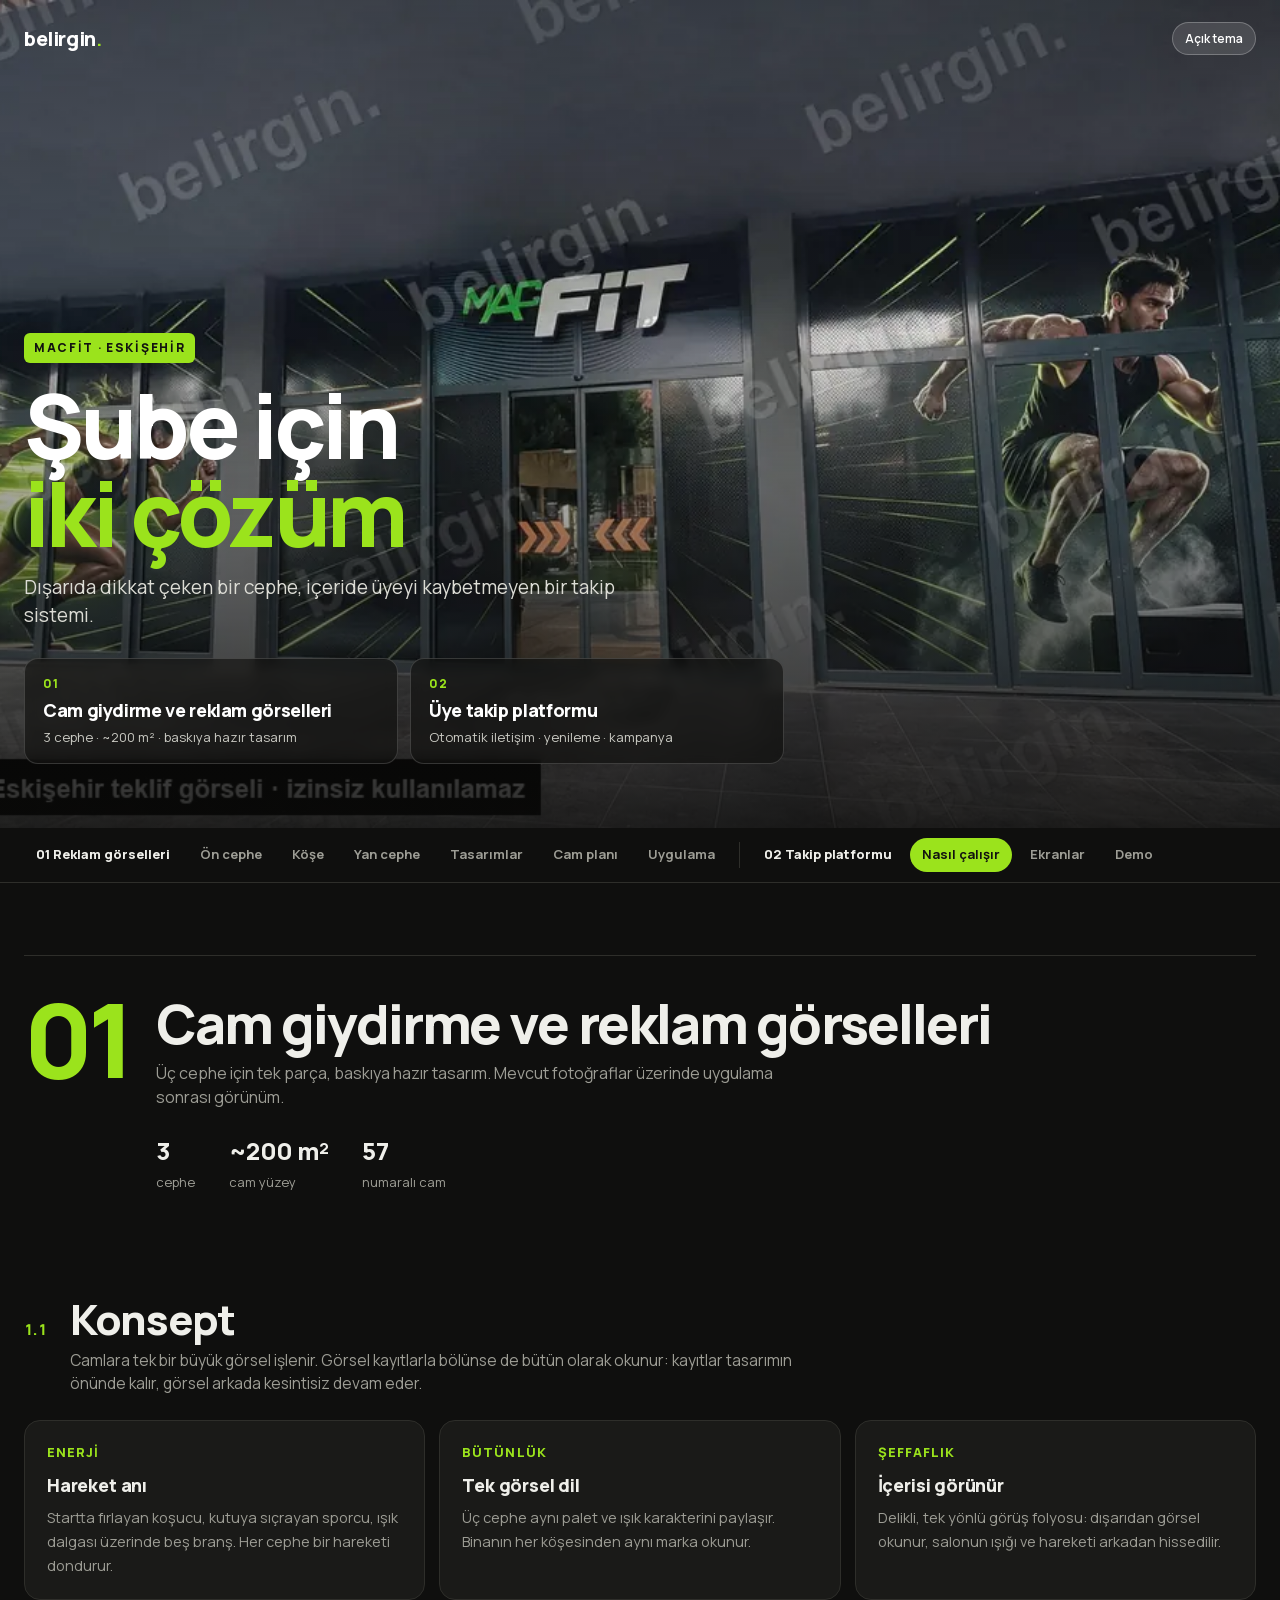
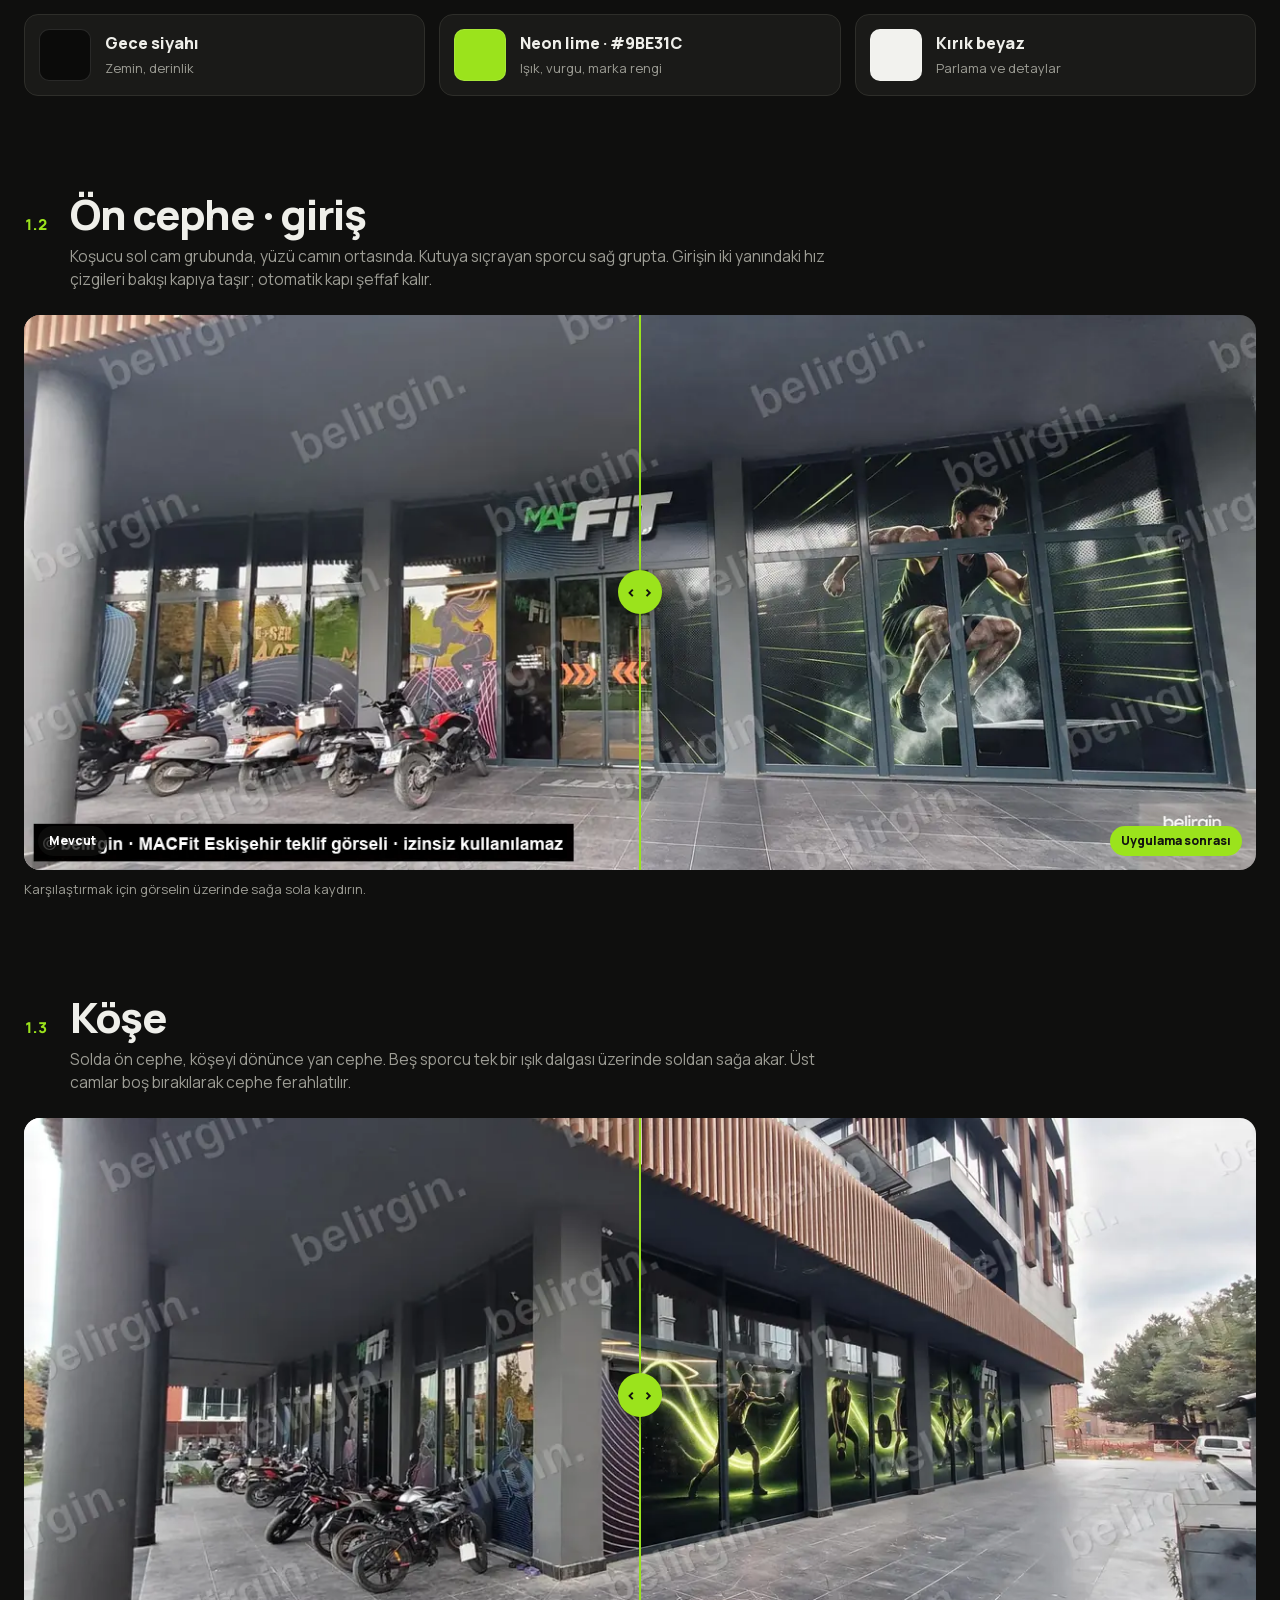
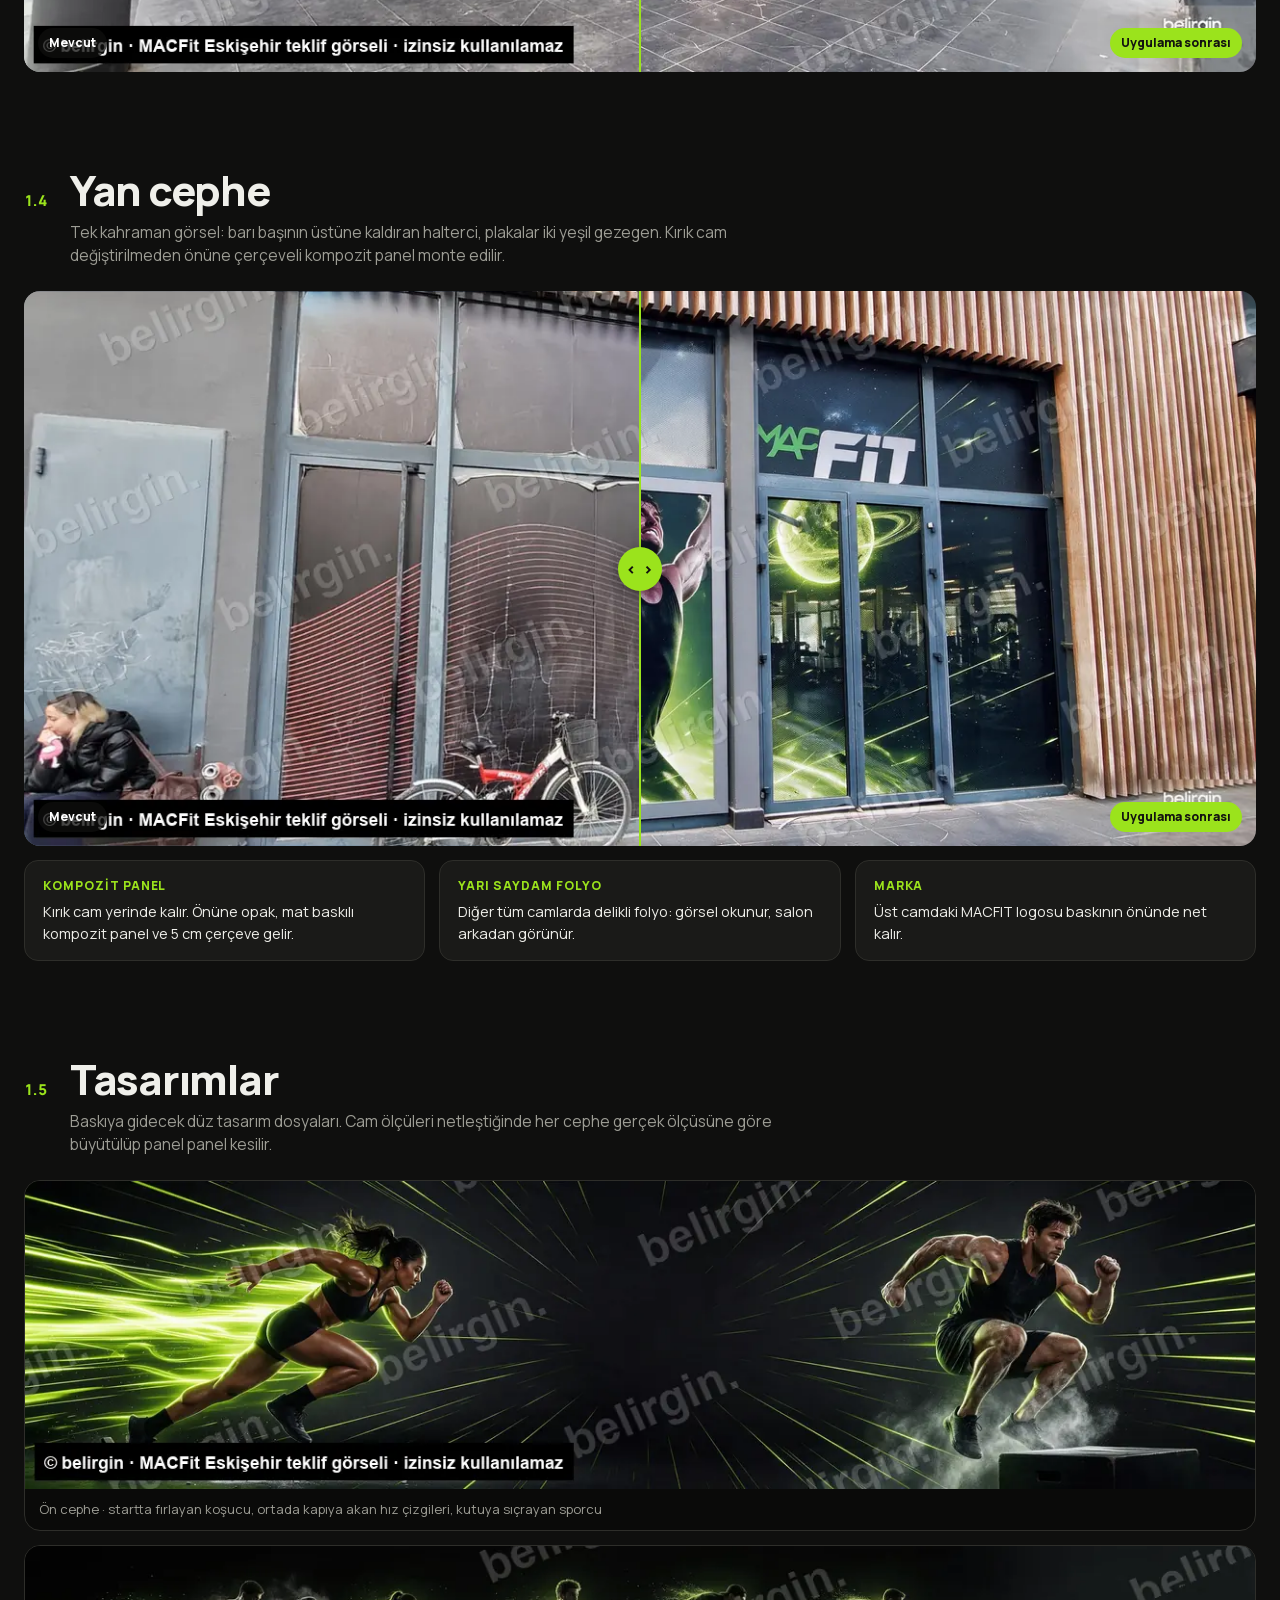
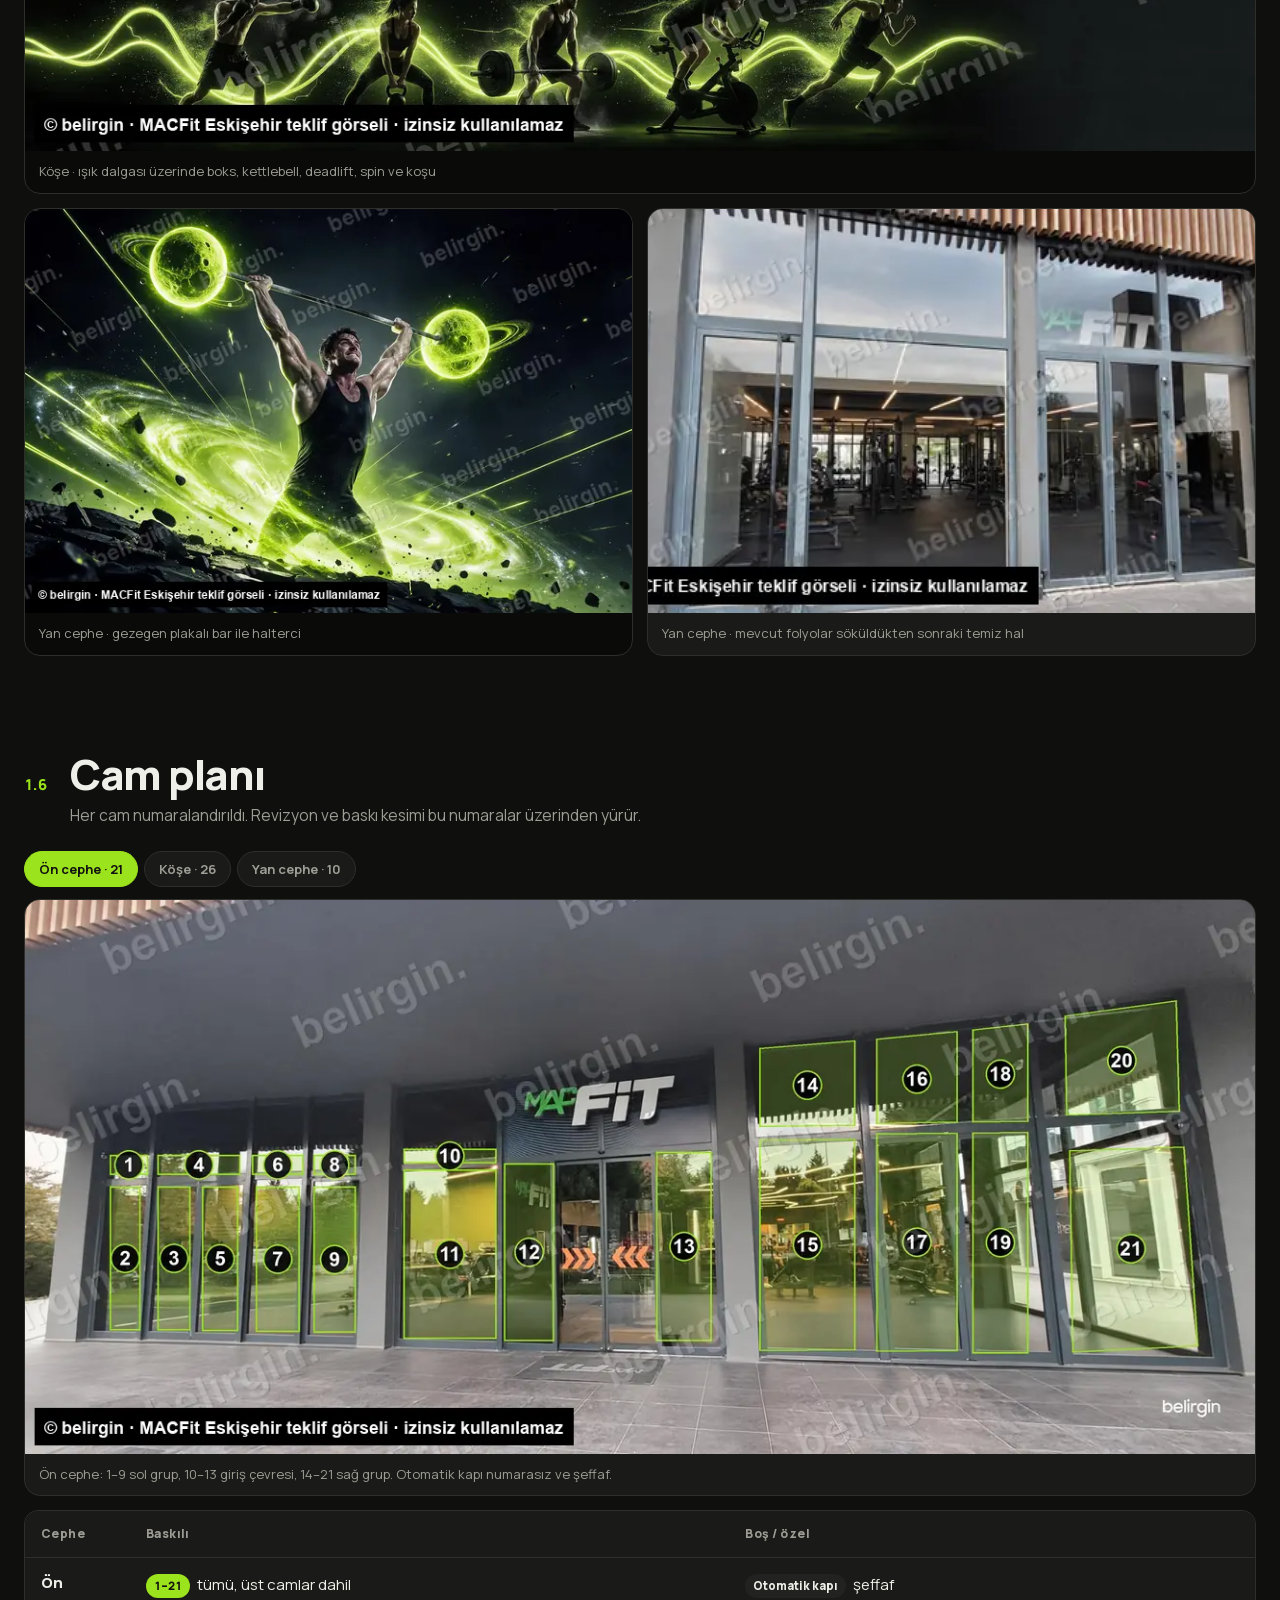
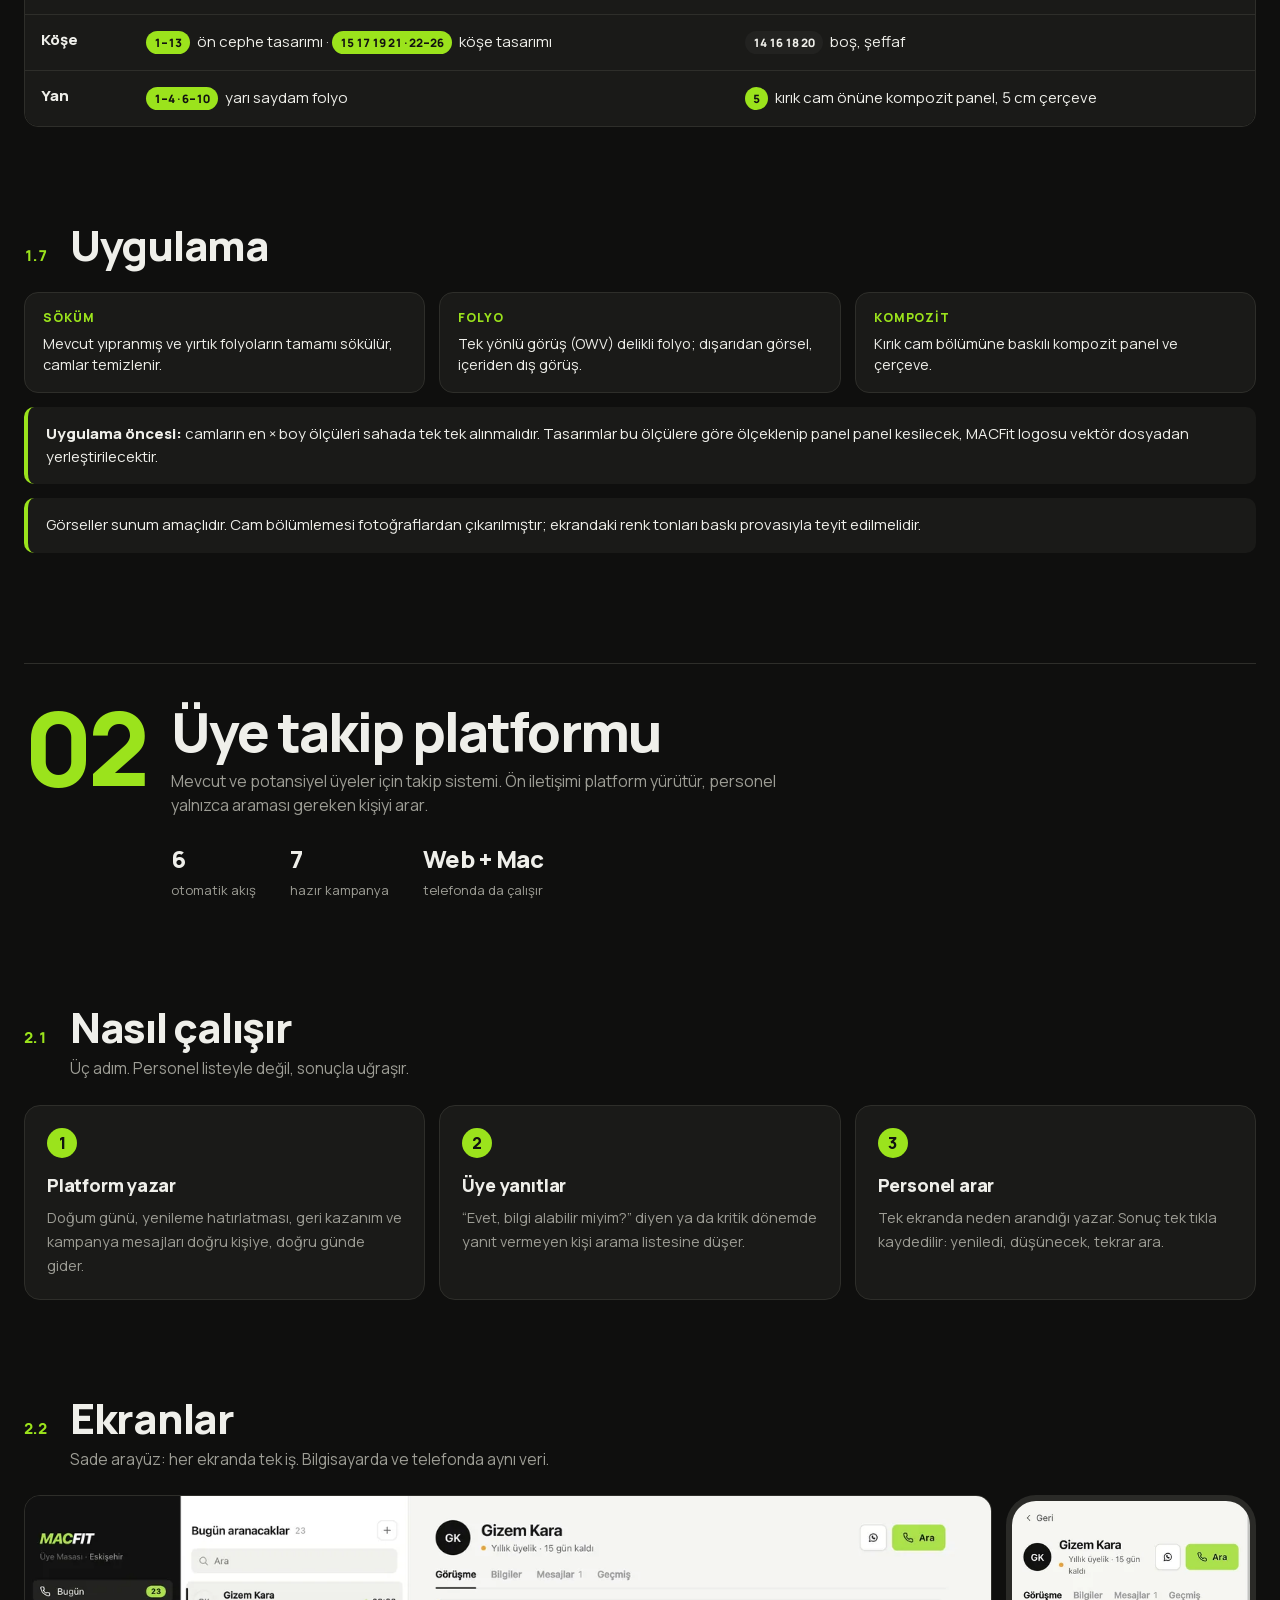
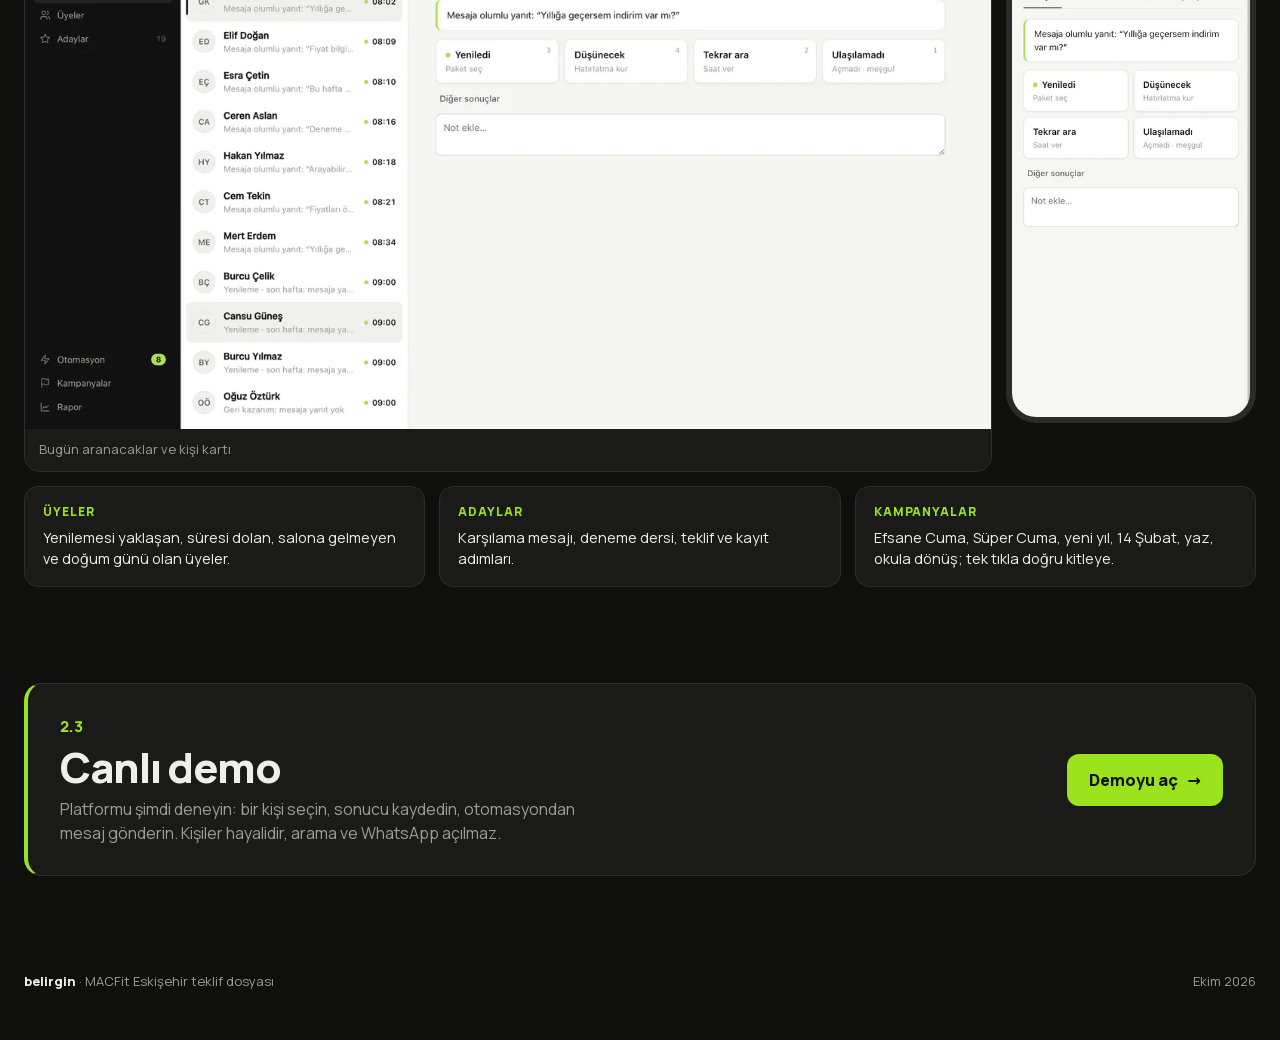
<file: index.html>
<!doctype html>
<html lang="tr">
<head>
<meta charset="utf-8">
<meta name="viewport" content="width=device-width, initial-scale=1">
<meta name="robots" content="noindex, nofollow">
<title>MACFit Eskişehir · Teklif</title>
<meta name="description" content="MACFit Eskişehir: üç cephe için cam giydirme tasarımı, mevcut ve uygulama sonrası görünüm.">
<meta property="og:title" content="MACFit Eskişehir · Teklif">
<meta property="og:description" content="Üç cephe · mevcut ve uygulama sonrası görünüm">
<meta property="og:image" content="i/on_sonra-1280.webp">
<link rel="preload" as="font" type="font/woff2" href="f/manrope-latin.woff2" crossorigin>
<link rel="preload" as="image" href="i/on_sonra-1280.webp" imagesrcset="i/on_sonra-640.webp 640w, i/on_sonra-1280.webp 1280w, i/on_sonra-1920.webp 1920w" imagesizes="100vw">
<style>
@font-face{font-family:'Manrope';font-style:normal;font-weight:400 800;font-display:swap;src:url(f/manrope-latin.woff2) format('woff2');unicode-range:U+0000-00FF,U+0131,U+0152-0153,U+02BB-02BC,U+02C6,U+02DA,U+02DC,U+0304,U+0308,U+0329,U+2000-206F,U+20AC,U+2122,U+2191,U+2193,U+2212,U+2215,U+FEFF,U+FFFD}
@font-face{font-family:'Manrope';font-style:normal;font-weight:400 800;font-display:swap;src:url(f/manrope-latin-ext.woff2) format('woff2');unicode-range:U+0100-02BA,U+02BD-02C5,U+02C7-02CC,U+02CE-02D7,U+02DD-02FF,U+0304,U+0308,U+0329,U+1D00-1DBF,U+1E00-1E9F,U+1EF2-1EFF,U+2020,U+20A0-20AB,U+20AD-20C4,U+2113,U+2C60-2C7F,U+A720-A7FF}
:root{
  --zemin:#0f0f0e; --yuzey:#1a1a18; --yuzey2:#222220; --metin:#efefea; --ikincil:#9d9d95; --cizgi:#2e2e2a;
  --vurgu:#9BE31C; --vurgu-metin:#121210;
}
:root[data-theme="light"]{ --zemin:#f4f4f1; --yuzey:#ffffff; --yuzey2:#ecece7; --metin:#1d1d1b; --ikincil:#6b6b66; --cizgi:#dcdcd6; --vurgu:#7fbf12; }
*{box-sizing:border-box;margin:0}
html{-webkit-text-size-adjust:100%;scroll-behavior:smooth}
body{background:var(--zemin);color:var(--metin);font-family:'Manrope',system-ui,sans-serif;-webkit-font-smoothing:antialiased;line-height:1.5}
img{display:block;width:100%;height:auto}
.kap{max-width:1280px;margin:0 auto;padding:0 24px}
@media (max-width:640px){.kap{padding:0 16px}}

/* kapak */
.kapak{position:relative;min-height:92vh;display:flex;align-items:flex-end;color:#fff;overflow:hidden;background:#0f0f0e}
.kapak img{position:absolute;inset:0;width:100%;height:100%;object-fit:cover;}
@keyframes yakin{from{transform:scale(1.06)}to{transform:scale(1)}}
.kapak::after{content:"";position:absolute;inset:0;background:linear-gradient(180deg,rgba(10,10,9,.35) 0%,rgba(10,10,9,0) 35%,rgba(10,10,9,.88) 100%)}
.kapak .ic{position:relative;z-index:1;padding:0 24px 64px;max-width:1280px;margin:0 auto;width:100%}
.ust-bar{position:absolute;top:22px;left:24px;right:24px;z-index:2;display:flex;justify-content:space-between;align-items:center}
.marka{font-weight:800;letter-spacing:-.02em;font-size:20px;color:#fff}
.marka b{color:var(--vurgu)}
.tema{background:rgba(255,255,255,.12);border:1px solid rgba(255,255,255,.25);color:#fff;font:600 12px Manrope,sans-serif;padding:7px 12px;border-radius:999px;cursor:pointer}
.etiket{display:inline-block;font-size:12px;font-weight:800;letter-spacing:.14em;text-transform:uppercase;color:var(--vurgu-metin);background:var(--vurgu);padding:6px 10px;border-radius:6px;margin-bottom:18px}
.kapak h1{font-size:clamp(40px,7vw,92px);font-weight:800;letter-spacing:-.04em;line-height:.98}
.kapak h1 span{color:var(--vurgu)}
.kapak p{margin-top:16px;font-size:clamp(15px,1.6vw,19px);color:#dcdcd5;max-width:620px}
.ozet{display:flex;gap:36px;margin-top:30px;flex-wrap:wrap}
.ozet div b{display:block;font-size:clamp(24px,3vw,34px);font-weight:800;letter-spacing:-.03em;color:#fff;font-variant-numeric:tabular-nums}
.ozet div span{font-size:13px;color:#b9b9b1}

/* gezinme */
nav.gez{position:sticky;top:0;z-index:5;background:var(--zemin);border-bottom:1px solid var(--cizgi)}
nav.gez .kap{display:flex;gap:6px;overflow-x:auto;padding-top:10px;padding-bottom:10px;scrollbar-width:none}
nav.gez a{flex:none;font-size:13px;font-weight:700;color:var(--ikincil);text-decoration:none;padding:7px 12px;border-radius:999px}
nav.gez a:hover,nav.gez a.aktif{color:var(--vurgu-metin);background:var(--vurgu)}

/* bolumler */
section{padding:96px 0 0;scroll-margin-top:60px}
.bas{display:flex;gap:18px;align-items:baseline;margin-bottom:24px;flex-wrap:wrap}
.no{font-weight:800;color:var(--vurgu);font-size:15px;font-variant-numeric:tabular-nums;min-width:28px}
h2{font-size:clamp(26px,3.4vw,42px);font-weight:800;letter-spacing:-.03em;line-height:1.06}
h3{font-size:18px;font-weight:800;letter-spacing:-.01em;margin:34px 0 12px}
.alt{color:var(--ikincil);font-size:15.5px;margin-top:8px;max-width:760px}

/* konsept */
.ilkeler{display:grid;grid-template-columns:repeat(3,1fr);gap:14px}
@media (max-width:860px){.ilkeler{grid-template-columns:1fr}}
.ilke{background:var(--yuzey);border-radius:16px;padding:22px;border:1px solid var(--cizgi)}
.ilke i{display:block;font-style:normal;font-weight:800;color:var(--vurgu);font-size:13px;letter-spacing:.08em;margin-bottom:10px}
.ilke b{display:block;font-size:18px;font-weight:800;letter-spacing:-.01em;margin-bottom:6px}
.ilke span{font-size:14.5px;color:var(--ikincil)}
.renkler{display:grid;grid-template-columns:repeat(3,1fr);gap:14px;margin-top:14px}
@media (max-width:640px){.renkler{grid-template-columns:1fr}}
.renk{background:var(--yuzey);border-radius:14px;padding:14px;display:flex;gap:14px;align-items:center;border:1px solid var(--cizgi)}
.renk i{width:52px;height:52px;border-radius:10px;flex:none;border:1px solid rgba(255,255,255,.12)}
.renk b{display:block;font-weight:800}
.renk span{font-size:13px;color:var(--ikincil)}

/* once-sonra */
.os{position:relative;border-radius:16px;overflow:hidden;background:#111;aspect-ratio:20/9;user-select:none;-webkit-user-select:none}
.os img{position:absolute;inset:0;width:100%;height:100%;object-fit:cover}
.os .ust{clip-path:inset(0 calc(100% - var(--k,50%)) 0 0)}
.os .ayrac{position:absolute;top:0;bottom:0;left:var(--k,50%);width:2px;background:var(--vurgu);transform:translateX(-1px);pointer-events:none}
.os .ayrac::after{content:"";position:absolute;top:50%;left:50%;width:44px;height:44px;margin:-22px 0 0 -22px;border-radius:50%;background:var(--vurgu);box-shadow:0 4px 18px rgba(0,0,0,.4)}
.os .ayrac::before{content:"‹ ›";position:absolute;top:50%;left:50%;transform:translate(-50%,-50%);z-index:1;font-weight:800;color:#121210;font-size:16px;letter-spacing:2px;white-space:nowrap}
.os input{position:absolute;inset:0;width:100%;height:100%;opacity:0;cursor:ew-resize;margin:0;touch-action:pan-y}
.etk{position:absolute;bottom:14px;z-index:2;font-size:12px;font-weight:800;padding:6px 11px;border-radius:999px;background:rgba(15,15,14,.75);color:#fff;pointer-events:none}
.etk.sol{left:14px}.etk.sag{right:14px;background:var(--vurgu);color:#121210}
.ipucu{font-size:13px;color:var(--ikincil);margin-top:10px}

/* sekme */
.sekmeler{display:flex;gap:6px;margin:0 0 12px;flex-wrap:wrap}
.sekmeler button{font:700 13px Manrope,sans-serif;color:var(--ikincil);background:var(--yuzey);border:1px solid var(--cizgi);padding:8px 14px;border-radius:999px;cursor:pointer}
.sekmeler button[aria-pressed="true"]{color:#121210;background:var(--vurgu);border-color:var(--vurgu)}

.foto{border-radius:16px;overflow:hidden;background:var(--yuzey);border:1px solid var(--cizgi)}
.foto figcaption{font-size:13px;color:var(--ikincil);padding:11px 14px}
.tasarim{background:#0a0a09;padding:0}
.ikili{display:grid;grid-template-columns:1fr 1fr;gap:14px;margin-top:14px}
@media (max-width:800px){.ikili{grid-template-columns:1fr}}
.ikili .foto img{aspect-ratio:3/2;object-fit:cover}
.maddeler{display:grid;grid-template-columns:repeat(3,1fr);gap:14px;margin-top:14px}
@media (max-width:860px){.maddeler{grid-template-columns:1fr}}
.madde{background:var(--yuzey);border-radius:14px;padding:16px 18px;border:1px solid var(--cizgi);font-size:14.5px}
.madde b{display:block;font-size:12px;font-weight:800;letter-spacing:.08em;text-transform:uppercase;color:var(--vurgu);margin-bottom:6px}
.not{background:var(--yuzey);border-left:4px solid var(--vurgu);border-radius:10px;padding:16px 18px;margin-top:14px;font-size:15px}
.not b{font-weight:800}

/* tablo */
.tablo{width:100%;border-collapse:collapse;font-size:15px;background:var(--yuzey);border-radius:14px;overflow:hidden}
.tablo th,.tablo td{text-align:left;padding:14px 16px;border-bottom:1px solid var(--cizgi);font-variant-numeric:tabular-nums;vertical-align:top}
.tablo th{font-size:12px;font-weight:800;color:var(--ikincil);letter-spacing:.04em}
.tablo tr:last-child td{border-bottom:0}
.tablo td:first-child{font-weight:800;white-space:nowrap}
.kayan{overflow-x:auto;border-radius:14px;border:1px solid var(--cizgi)}
.rozet{display:inline-block;font-size:11.5px;font-weight:800;padding:3px 8px;border-radius:999px;background:var(--yuzey2);color:var(--metin);margin:2px 4px 2px 0;white-space:nowrap}
.rozet.y{background:var(--vurgu);color:#121210}

footer{padding:96px 0 48px;color:var(--ikincil);font-size:13px;display:flex;justify-content:space-between;gap:16px;flex-wrap:wrap}
footer b{color:var(--metin);font-weight:800}
@media (prefers-reduced-motion:reduce){html.js .gor{opacity:1;transform:none;transition:none}.kapak img{animation:none}}

/* uygulama bölümü */
.app-izgara{display:grid;grid-template-columns:1fr 250px;gap:14px;align-items:start}
@media (max-width:860px){.app-izgara{grid-template-columns:1fr}.app-izgara .telefon{max-width:280px;margin:0 auto}}
.telefon{border-radius:30px;overflow:hidden;border:6px solid #2a2a27;background:#fff}
.ozellikler{display:grid;grid-template-columns:repeat(3,1fr);gap:14px;margin-top:14px}
@media (max-width:860px){.ozellikler{grid-template-columns:1fr}}
.akis{display:flex;gap:8px;flex-wrap:wrap;align-items:center;margin-top:14px;font-size:14px;font-weight:700}
.akis span{background:var(--yuzey);border:1px solid var(--cizgi);padding:8px 12px;border-radius:999px}
.akis i{font-style:normal;color:var(--vurgu)}
.demo-dugme{display:inline-flex;align-items:center;gap:10px;margin-top:18px;background:var(--vurgu);color:#121210;font-weight:800;text-decoration:none;padding:14px 22px;border-radius:12px;font-size:16px}
.demo-dugme:hover{filter:brightness(1.08)}
/* koruma */
img{-webkit-user-drag:none;user-select:none;-webkit-touch-callout:none;pointer-events:none}
.os input{pointer-events:auto}
.korumali{position:relative}
.korumali::after{content:"";position:absolute;inset:0;background:transparent}
body{-webkit-user-select:none;user-select:none}
@media print{body{display:none!important}}

/* iki ürün */
.urunler{display:grid;grid-template-columns:1fr 1fr;gap:12px;margin-top:28px;max-width:760px}
@media (max-width:640px){.urunler{grid-template-columns:1fr}}
.urun-kart{display:flex;flex-direction:column;gap:4px;padding:16px 18px;border-radius:14px;background:rgba(15,15,14,.62);border:1px solid rgba(255,255,255,.16);color:#fff;text-decoration:none;backdrop-filter:blur(6px);transition:border-color .2s,transform .2s}
.urun-kart:hover{border-color:var(--vurgu);transform:translateY(-2px)}
.urun-kart small{color:var(--vurgu);font-weight:800;font-size:12px;letter-spacing:.08em}
.urun-kart b{font-size:18px;font-weight:800;letter-spacing:-.02em}
.urun-kart span{font-size:13px;color:#c9c9c2}
.urun-bas{margin-top:110px;padding:40px 0 8px;border-top:1px solid var(--cizgi);display:grid;grid-template-columns:auto 1fr;gap:6px 26px;align-items:start}
.urun-bas:first-of-type{margin-top:72px}
.urun-no{font-size:clamp(56px,8vw,104px);font-weight:800;letter-spacing:-.05em;line-height:.85;color:var(--vurgu);grid-row:span 2}
.urun-bas h2{font-size:clamp(30px,4.4vw,54px);line-height:1.02;letter-spacing:-.035em}
.urun-bas p{color:var(--ikincil);font-size:16px;max-width:640px;margin-top:10px}
.urun-ozet{display:flex;gap:34px;flex-wrap:wrap;margin-top:18px}
.urun-ozet b{display:block;font-size:24px;font-weight:800;letter-spacing:-.02em}
.urun-ozet span{font-size:13px;color:var(--ikincil)}
@media (max-width:640px){.urun-bas{grid-template-columns:1fr}.urun-no{grid-row:auto}}
.gez-ayrac{flex:none;width:1px;background:var(--cizgi);margin:4px 6px}
nav.gez a.grup-link{color:var(--metin);font-weight:800}
.adimlar{display:grid;grid-template-columns:repeat(3,1fr);gap:14px}
@media (max-width:860px){.adimlar{grid-template-columns:1fr}}
.adim{background:var(--yuzey);border:1px solid var(--cizgi);border-radius:16px;padding:22px}
.adim i{display:inline-grid;place-items:center;width:30px;height:30px;border-radius:50%;background:var(--vurgu);color:#121210;font-style:normal;font-weight:800;margin-bottom:14px}
.adim b{display:block;font-size:18px;font-weight:800;letter-spacing:-.01em;margin-bottom:6px}
.adim span{font-size:14.5px;color:var(--ikincil)}
.demo-kart{display:flex;align-items:center;justify-content:space-between;gap:24px;flex-wrap:wrap;background:var(--yuzey);border:1px solid var(--cizgi);border-left:4px solid var(--vurgu);border-radius:18px;padding:30px 32px}
.demo-kart h2{margin:6px 0 8px}
.demo-kart p{color:var(--ikincil);max-width:560px}
.demo-kart .demo-dugme{margin-top:0}
</style>
</head>
<body>

<header class="kapak">
  <img decoding="async" src="i/on_sonra-1280.webp" srcset="i/on_sonra-640.webp 640w, i/on_sonra-1280.webp 1280w, i/on_sonra-1920.webp 1920w" sizes="100vw" alt="MACFit ön cephesi, cam giydirme uygulanmış hali" fetchpriority="high">
  <div class="ust-bar"><div class="marka">belirgin<b>.</b></div><button class="tema" id="tema" type="button">Açık tema</button></div>
  <div class="ic">
    <span class="etiket">MACFit · Eskişehir</span>
    <h1>Şube için<br><span>iki çözüm</span></h1>
    <p>Dışarıda dikkat çeken bir cephe, içeride üyeyi kaybetmeyen bir takip sistemi.</p>
    <div class="urunler">
      <a href="#reklam" class="urun-kart"><small>01</small><b>Cam giydirme ve reklam görselleri</b><span>3 cephe · ~200 m² · baskıya hazır tasarım</span></a>
      <a href="#platform" class="urun-kart"><small>02</small><b>Üye takip platformu</b><span>Otomatik iletişim · yenileme · kampanya</span></a>
    </div>
  </div>
</header>

<nav class="gez" aria-label="Bölümler"><div class="kap">
  <a href="#reklam" class="grup-link">01 Reklam görselleri</a><a href="#on">Ön cephe</a><a href="#kose">Köşe</a><a href="#yan">Yan cephe</a><a href="#tasarimlar">Tasarımlar</a><a href="#plan">Cam planı</a><a href="#uygulama">Uygulama</a>
  <span class="gez-ayrac"></span>
  <a href="#platform" class="grup-link">02 Takip platformu</a><a href="#nasil">Nasıl çalışır</a><a href="#ekranlar">Ekranlar</a><a href="#demo">Demo</a>
</div></nav>

<main class="kap">

<header id="reklam" class="urun-bas gor">
  <span class="urun-no">01</span>
  <div><h2>Cam giydirme ve reklam görselleri</h2><p>Üç cephe için tek parça, baskıya hazır tasarım. Mevcut fotoğraflar üzerinde uygulama sonrası görünüm.</p></div>
  <div class="urun-ozet"><div><b>3</b><span>cephe</span></div><div><b>~200 m²</b><span>cam yüzey</span></div><div><b>57</b><span>numaralı cam</span></div></div>
</header>

<section id="konsept" class="gor">
  <div class="bas"><span class="no">1.1</span><div><h2>Konsept</h2><p class="alt">Camlara tek bir büyük görsel işlenir. Görsel kayıtlarla bölünse de bütün olarak okunur: kayıtlar tasarımın önünde kalır, görsel arkada kesintisiz devam eder.</p></div></div>
  <div class="ilkeler">
    <div class="ilke"><i>ENERJİ</i><b>Hareket anı</b><span>Startta fırlayan koşucu, kutuya sıçrayan sporcu, ışık dalgası üzerinde beş branş. Her cephe bir hareketi dondurur.</span></div>
    <div class="ilke"><i>BÜTÜNLÜK</i><b>Tek görsel dil</b><span>Üç cephe aynı palet ve ışık karakterini paylaşır. Binanın her köşesinden aynı marka okunur.</span></div>
    <div class="ilke"><i>ŞEFFAFLIK</i><b>İçerisi görünür</b><span>Delikli, tek yönlü görüş folyosu: dışarıdan görsel okunur, salonun ışığı ve hareketi arkadan hissedilir.</span></div>
  </div>
  <div class="renkler">
    <div class="renk"><i style="background:#0b0b0a"></i><div><b>Gece siyahı</b><span>Zemin, derinlik</span></div></div>
    <div class="renk"><i style="background:#9BE31C"></i><div><b>Neon lime · #9BE31C</b><span>Işık, vurgu, marka rengi</span></div></div>
    <div class="renk"><i style="background:#f2f2ee"></i><div><b>Kırık beyaz</b><span>Parlama ve detaylar</span></div></div>
  </div>
</section>

<section id="on" class="gor">
  <div class="bas"><span class="no">1.2</span><div><h2>Ön cephe · giriş</h2><p class="alt">Koşucu sol cam grubunda, yüzü camın ortasında. Kutuya sıçrayan sporcu sağ grupta. Girişin iki yanındaki hız çizgileri bakışı kapıya taşır; otomatik kapı şeffaf kalır.</p></div></div>
  <div class="os" style="--k:50%">
    <img decoding="async" src="i/on_sonra-1280.webp" srcset="i/on_sonra-640.webp 640w, i/on_sonra-1280.webp 1280w, i/on_sonra-1920.webp 1920w" sizes="(max-width:1280px) 100vw, 1232px" alt="Ön cephe, uygulama sonrası" loading="lazy">
    <img decoding="async" class="ust" src="i/on_once-1280.webp" srcset="i/on_once-640.webp 640w, i/on_once-1280.webp 1280w, i/on_once-1920.webp 1920w" sizes="(max-width:1280px) 100vw, 1232px" alt="Ön cephe, mevcut hali" loading="lazy">
    <span class="etk sol">Mevcut</span><span class="etk sag">Uygulama sonrası</span>
    <div class="ayrac"></div>
    <input type="range" min="0" max="100" value="50" aria-label="Ön cephe: mevcut ve uygulama sonrası görünümü karşılaştır">
  </div>
  <p class="ipucu">Karşılaştırmak için görselin üzerinde sağa sola kaydırın.</p>
</section>

<section id="kose" class="gor">
  <div class="bas"><span class="no">1.3</span><div><h2>Köşe</h2><p class="alt">Solda ön cephe, köşeyi dönünce yan cephe. Beş sporcu tek bir ışık dalgası üzerinde soldan sağa akar. Üst camlar boş bırakılarak cephe ferahlatılır.</p></div></div>
  <div class="os" style="--k:50%">
    <img decoding="async" src="i/kose_sonra-1280.webp" srcset="i/kose_sonra-640.webp 640w, i/kose_sonra-1280.webp 1280w, i/kose_sonra-1920.webp 1920w" sizes="(max-width:1280px) 100vw, 1232px" alt="Köşe, uygulama sonrası" loading="lazy">
    <img decoding="async" class="ust" src="i/kose_once-1280.webp" srcset="i/kose_once-640.webp 640w, i/kose_once-1280.webp 1280w, i/kose_once-1920.webp 1920w" sizes="(max-width:1280px) 100vw, 1232px" alt="Köşe, mevcut hali" loading="lazy">
    <span class="etk sol">Mevcut</span><span class="etk sag">Uygulama sonrası</span>
    <div class="ayrac"></div>
    <input type="range" min="0" max="100" value="50" aria-label="Köşe: mevcut ve uygulama sonrası görünümü karşılaştır">
  </div>
</section>

<section id="yan" class="gor">
  <div class="bas"><span class="no">1.4</span><div><h2>Yan cephe</h2><p class="alt">Tek kahraman görsel: barı başının üstüne kaldıran halterci, plakalar iki yeşil gezegen. Kırık cam değiştirilmeden önüne çerçeveli kompozit panel monte edilir.</p></div></div>
  <div class="os" style="--k:50%">
    <img decoding="async" src="i/yan_sonra-1280.webp" srcset="i/yan_sonra-640.webp 640w, i/yan_sonra-1280.webp 1280w, i/yan_sonra-1920.webp 1920w" sizes="(max-width:1280px) 100vw, 1232px" alt="Yan cephe, uygulama sonrası" loading="lazy">
    <img decoding="async" class="ust" src="i/yan_once-1280.webp" srcset="i/yan_once-640.webp 640w, i/yan_once-1280.webp 1280w, i/yan_once-1920.webp 1920w" sizes="(max-width:1280px) 100vw, 1232px" alt="Yan cephe, mevcut hali" loading="lazy">
    <span class="etk sol">Mevcut</span><span class="etk sag">Uygulama sonrası</span>
    <div class="ayrac"></div>
    <input type="range" min="0" max="100" value="50" aria-label="Yan cephe: mevcut ve uygulama sonrası görünümü karşılaştır">
  </div>
  <div class="maddeler">
    <div class="madde"><b>Kompozit panel</b>Kırık cam yerinde kalır. Önüne opak, mat baskılı kompozit panel ve 5 cm çerçeve gelir.</div>
    <div class="madde"><b>Yarı saydam folyo</b>Diğer tüm camlarda delikli folyo: görsel okunur, salon arkadan görünür.</div>
    <div class="madde"><b>Marka</b>Üst camdaki MACFIT logosu baskının önünde net kalır.</div>
  </div>
</section>

<section id="tasarimlar" class="gor">
  <div class="bas"><span class="no">1.5</span><div><h2>Tasarımlar</h2><p class="alt">Baskıya gidecek düz tasarım dosyaları. Cam ölçüleri netleştiğinde her cephe gerçek ölçüsüne göre büyütülüp panel panel kesilir.</p></div></div>
  <figure class="foto tasarim"><img decoding="async" src="i/tas_on-1280.webp" srcset="i/tas_on-640.webp 640w, i/tas_on-1280.webp 1280w, i/tas_on-1920.webp 1920w" sizes="(max-width:1280px) 100vw, 1232px" alt="Ön cephe tasarımı" loading="lazy"><figcaption>Ön cephe · startta fırlayan koşucu, ortada kapıya akan hız çizgileri, kutuya sıçrayan sporcu</figcaption></figure>
  <figure class="foto tasarim" style="margin-top:14px"><img decoding="async" src="i/tas_kose-1280.webp" srcset="i/tas_kose-640.webp 640w, i/tas_kose-1280.webp 1280w, i/tas_kose-1920.webp 1920w" sizes="(max-width:1280px) 100vw, 1232px" alt="Köşe tasarımı" loading="lazy"><figcaption>Köşe · ışık dalgası üzerinde boks, kettlebell, deadlift, spin ve koşu</figcaption></figure>
  <div class="ikili">
    <figure class="foto tasarim"><img decoding="async" src="i/tas_yan-1280.webp" srcset="i/tas_yan-640.webp 640w, i/tas_yan-1280.webp 1280w, i/tas_yan-1920.webp 1920w" sizes="(max-width:800px) 100vw, 610px" alt="Yan cephe tasarımı" loading="lazy"><figcaption>Yan cephe · gezegen plakalı bar ile halterci</figcaption></figure>
    <figure class="foto"><img decoding="async" src="i/yan_temiz-1280.webp" srcset="i/yan_temiz-640.webp 640w, i/yan_temiz-1280.webp 1280w, i/yan_temiz-1920.webp 1920w" sizes="(max-width:800px) 100vw, 610px" alt="Yan cephe, folyo sökülmüş temiz hali" loading="lazy"><figcaption>Yan cephe · mevcut folyolar söküldükten sonraki temiz hal</figcaption></figure>
  </div>
</section>

<section id="plan" class="gor">
  <div class="bas"><span class="no">1.6</span><div><h2>Cam planı</h2><p class="alt">Her cam numaralandırıldı. Revizyon ve baskı kesimi bu numaralar üzerinden yürür.</p></div></div>
  <div class="sekmeler" role="group" aria-label="Cephe seçimi">
    <button type="button" data-p="on" aria-pressed="true">Ön cephe · 21</button>
    <button type="button" data-p="kose" aria-pressed="false">Köşe · 26</button>
    <button type="button" data-p="yan" aria-pressed="false">Yan cephe · 10</button>
  </div>
  <figure class="foto"><img decoding="async" id="plan-img" src="i/on_plan-1280.webp" srcset="i/on_plan-640.webp 640w, i/on_plan-1280.webp 1280w, i/on_plan-1920.webp 1920w" sizes="(max-width:1280px) 100vw, 1232px" alt="Ön cephe cam planı" loading="lazy"><figcaption id="plan-cap">Ön cephe: 1–9 sol grup, 10–13 giriş çevresi, 14–21 sağ grup. Otomatik kapı numarasız ve şeffaf.</figcaption></figure>
  <div class="kayan" style="margin-top:14px"><table class="tablo">
    <thead><tr><th>Cephe</th><th>Baskılı</th><th>Boş / özel</th></tr></thead>
    <tbody>
      <tr><td>Ön</td><td><span class="rozet y">1–21</span> tümü, üst camlar dahil</td><td><span class="rozet">Otomatik kapı</span> şeffaf</td></tr>
      <tr><td>Köşe</td><td><span class="rozet y">1–13</span> ön cephe tasarımı · <span class="rozet y">15 17 19 21 · 22–26</span> köşe tasarımı</td><td><span class="rozet">14 16 18 20</span> boş, şeffaf</td></tr>
      <tr><td>Yan</td><td><span class="rozet y">1–4 · 6–10</span> yarı saydam folyo</td><td><span class="rozet y">5</span> kırık cam önüne kompozit panel, 5 cm çerçeve</td></tr>
    </tbody>
  </table></div>
</section>

<section id="uygulama" class="gor">
  <div class="bas"><span class="no">1.7</span><div><h2>Uygulama</h2></div></div>
  <div class="maddeler">
    <div class="madde"><b>Söküm</b>Mevcut yıpranmış ve yırtık folyoların tamamı sökülür, camlar temizlenir.</div>
    <div class="madde"><b>Folyo</b>Tek yönlü görüş (OWV) delikli folyo; dışarıdan görsel, içeriden dış görüş.</div>
    <div class="madde"><b>Kompozit</b>Kırık cam bölümüne baskılı kompozit panel ve çerçeve.</div>
  </div>
  <div class="not"><b>Uygulama öncesi:</b> camların en × boy ölçüleri sahada tek tek alınmalıdır. Tasarımlar bu ölçülere göre ölçeklenip panel panel kesilecek, MACFit logosu vektör dosyadan yerleştirilecektir.</div>
  <div class="not">Görseller sunum amaçlıdır. Cam bölümlemesi fotoğraflardan çıkarılmıştır; ekrandaki renk tonları baskı provasıyla teyit edilmelidir.</div>
</section>


<header id="platform" class="urun-bas gor">
  <span class="urun-no">02</span>
  <div><h2>Üye takip platformu</h2><p>Mevcut ve potansiyel üyeler için takip sistemi. Ön iletişimi platform yürütür, personel yalnızca araması gereken kişiyi arar.</p></div>
  <div class="urun-ozet"><div><b>6</b><span>otomatik akış</span></div><div><b>7</b><span>hazır kampanya</span></div><div><b>Web + Mac</b><span>telefonda da çalışır</span></div></div>
</header>

<section id="nasil" class="gor">
  <div class="bas"><span class="no">2.1</span><div><h2>Nasıl çalışır</h2><p class="alt">Üç adım. Personel listeyle değil, sonuçla uğraşır.</p></div></div>
  <div class="adimlar">
    <div class="adim"><i>1</i><b>Platform yazar</b><span>Doğum günü, yenileme hatırlatması, geri kazanım ve kampanya mesajları doğru kişiye, doğru günde gider.</span></div>
    <div class="adim"><i>2</i><b>Üye yanıtlar</b><span>“Evet, bilgi alabilir miyim?” diyen ya da kritik dönemde yanıt vermeyen kişi arama listesine düşer.</span></div>
    <div class="adim"><i>3</i><b>Personel arar</b><span>Tek ekranda neden arandığı yazar. Sonuç tek tıkla kaydedilir: yeniledi, düşünecek, tekrar ara.</span></div>
  </div>
</section>

<section id="ekranlar" class="gor">
  <div class="bas"><span class="no">2.2</span><div><h2>Ekranlar</h2><p class="alt">Sade arayüz: her ekranda tek iş. Bilgisayarda ve telefonda aynı veri.</p></div></div>
  <div class="app-izgara">
    <figure class="foto"><img src="i/app_masaustu-1280.webp" srcset="i/app_masaustu-640.webp 640w, i/app_masaustu-1280.webp 1280w, i/app_masaustu-1920.webp 1920w" sizes="(max-width:860px) 100vw, 970px" alt="Platform, masaüstü görünümü" loading="lazy" decoding="async"><figcaption>Bugün aranacaklar ve kişi kartı</figcaption></figure>
    <div class="telefon"><img src="i/app_mobil-750.webp" srcset="i/app_mobil-375.webp 375w, i/app_mobil-750.webp 750w" sizes="250px" alt="Platform, mobil görünüm" loading="lazy" decoding="async"></div>
  </div>
  <div class="ozellikler">
    <div class="madde"><b>Üyeler</b>Yenilemesi yaklaşan, süresi dolan, salona gelmeyen ve doğum günü olan üyeler.</div>
    <div class="madde"><b>Adaylar</b>Karşılama mesajı, deneme dersi, teklif ve kayıt adımları.</div>
    <div class="madde"><b>Kampanyalar</b>Efsane Cuma, Süper Cuma, yeni yıl, 14 Şubat, yaz, okula dönüş; tek tıkla doğru kitleye.</div>
  </div>
</section>

<section id="demo" class="gor">
  <div class="demo-kart">
    <div><span class="no">2.3</span><h2>Canlı demo</h2><p>Platformu şimdi deneyin: bir kişi seçin, sonucu kaydedin, otomasyondan mesaj gönderin. Kişiler hayalidir, arama ve WhatsApp açılmaz.</p></div>
    <a class="demo-dugme" href="uye-masasi/?v=4" target="_blank" rel="noopener">Demoyu aç <span aria-hidden="true">→</span></a>
  </div>
</section>

<footer><span><b>belirgin</b> · MACFit Eskişehir teklif dosyası</span><span>Ekim 2026</span></footer>
</main>

<script>
document.documentElement.classList.add('js');
try{
 var kok=document.documentElement,b=document.getElementById('tema');
 function ayarla(t){if(t==='light'){kok.setAttribute('data-theme','light');b.textContent='Koyu tema';}else{kok.removeAttribute('data-theme');b.textContent='Açık tema';}}
 var k=null;try{k=localStorage.getItem('tema');}catch(e){}
 ayarla(k);
 b.addEventListener('click',function(){var y=kok.getAttribute('data-theme')==='light'?'dark':'light';ayarla(y);try{localStorage.setItem('tema',y);}catch(e){}});
}catch(e){}
try{
 document.querySelectorAll('.os').forEach(function(o){var i=o.querySelector('input');i.addEventListener('input',function(){o.style.setProperty('--k',i.value+'%');});});
}catch(e){}
try{
 var CAP={on:'Ön cephe: 1–9 sol grup, 10–13 giriş çevresi, 14–21 sağ grup. Otomatik kapı numarasız ve şeffaf.',
  kose:'Köşe: 1–13 ön cephenin yandan görünüşü, 14–26 yan cephe. 14, 16, 18 ve 20 boş bırakılır.',
  yan:'Yan cephe: 5 numara kırık cam, önüne kompozit panel gelir. 7 numara MACFIT logolu üst cam.'};
 var AD={on:'Ön cephe',kose:'Köşe',yan:'Yan cephe'};
 var im=document.getElementById('plan-img'),cp=document.getElementById('plan-cap');
 document.querySelectorAll('.sekmeler button').forEach(function(bt){
  bt.addEventListener('click',function(){
   var p=bt.getAttribute('data-p');
   document.querySelectorAll('.sekmeler button').forEach(function(x){x.setAttribute('aria-pressed',x===bt?'true':'false');});
   im.srcset='i/'+p+'_plan-640.webp 640w, i/'+p+'_plan-1280.webp 1280w, i/'+p+'_plan-1920.webp 1920w';im.src='i/'+p+'_plan-1280.webp';im.alt=AD[p]+' cam planı';cp.textContent=CAP[p];
  });
 });
}catch(e){}
try{
 var as=document.querySelectorAll('nav.gez a'),ss=document.querySelectorAll('main section[id]');
 if('IntersectionObserver' in window){
  var so=new IntersectionObserver(function(es){es.forEach(function(e){if(e.isIntersecting){as.forEach(function(a){a.classList.toggle('aktif',a.getAttribute('href')==='#'+e.target.id);});}});},{rootMargin:'-45% 0px -50% 0px'});
  ss.forEach(function(s){so.observe(s);});
 }
 var gs=document.querySelectorAll('.gor');
 if('IntersectionObserver' in window){
  var io=new IntersectionObserver(function(es){es.forEach(function(e){if(e.isIntersecting){e.target.classList.add('acik');io.unobserve(e.target);}});},{rootMargin:'0px 0px -8% 0px'});
  gs.forEach(function(g){io.observe(g);});
 } else gs.forEach(function(g){g.classList.add('acik');});
 setTimeout(function(){gs.forEach(function(g){g.classList.add('acik');});},3500);
}catch(e){document.querySelectorAll('.gor').forEach(function(g){g.classList.add('acik');});}
try{window.addEventListener('load',function(){setTimeout(function(){['kose','yan'].forEach(function(n){var x=new Image();x.src='i/'+n+'_plan-1280.webp';});},1500);});}catch(e){}
try{
 document.addEventListener('contextmenu',function(e){e.preventDefault();});
 document.addEventListener('dragstart',function(e){e.preventDefault();});
 document.addEventListener('keydown',function(e){var k=(e.key||'').toLowerCase();if((e.metaKey||e.ctrlKey)&&(k==='s'||k==='p'||k==='u')){e.preventDefault();}});
}catch(e){}
</script>
</body>
</html>
</file>
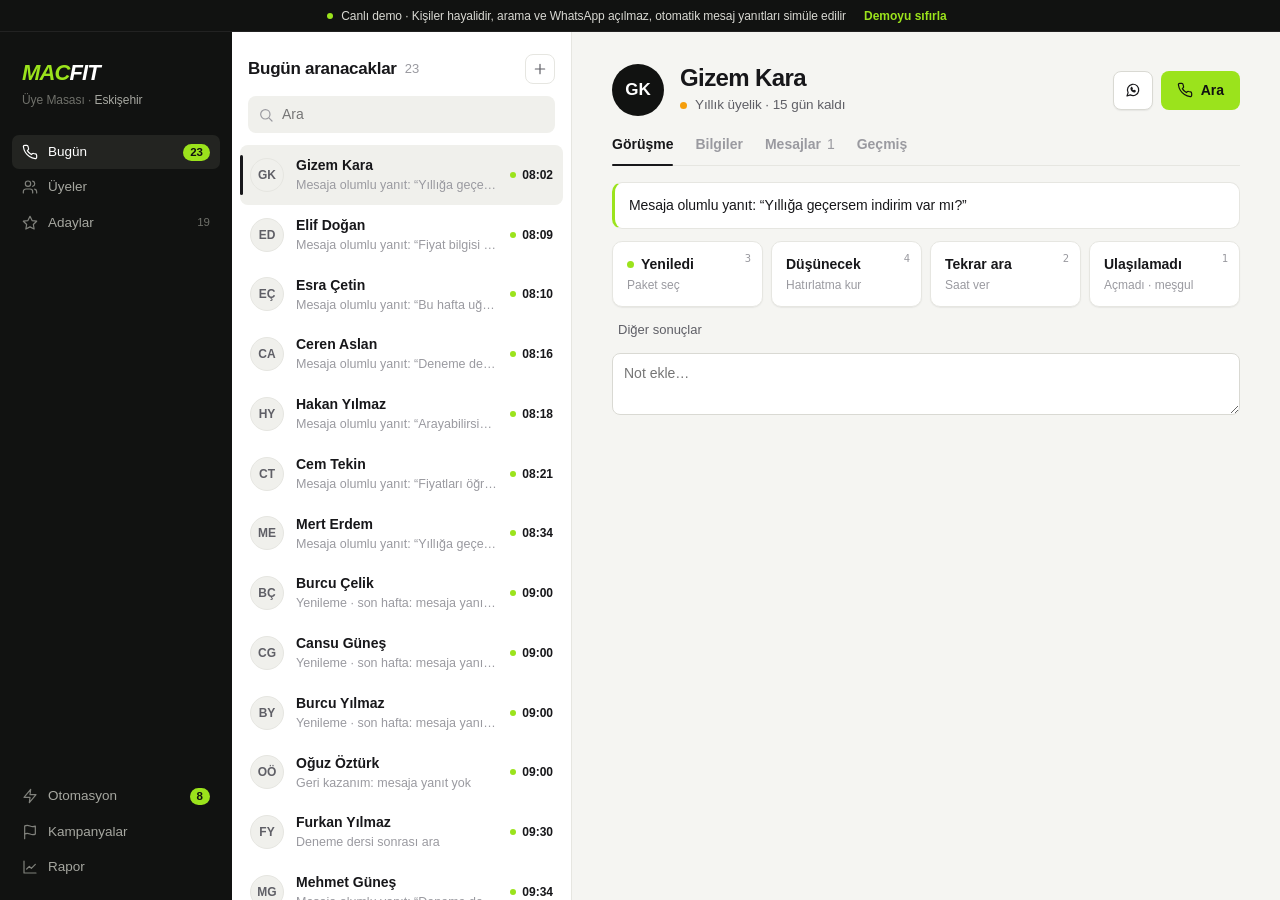
<file: uye-masasi/index.html>
<!doctype html>
<html lang="tr">
<head>
<meta charset="utf-8">
<meta name="viewport" content="width=device-width, initial-scale=1, viewport-fit=cover">
<meta name="robots" content="noindex, nofollow">
<meta name="theme-color" content="#ffffff">
<title>MACFit Üye Masası</title>
<link rel="icon" href="favicon.png">
<link rel="apple-touch-icon" href="apple-touch-icon.png">
<link rel="stylesheet" href="style.css?v=4">
</head>
<body>
<svg width="0" height="0" style="position:absolute" aria-hidden="true">
  <defs>
    <symbol id="i-telefon" viewBox="0 0 24 24"><path d="M22 16.9v3a2 2 0 0 1-2.2 2 19.8 19.8 0 0 1-8.6-3.1 19.5 19.5 0 0 1-6-6A19.8 19.8 0 0 1 2.1 4.2 2 2 0 0 1 4.1 2h3a2 2 0 0 1 2 1.7c.1 1 .4 1.9.7 2.8a2 2 0 0 1-.5 2.1L8 9.9a16 16 0 0 0 6 6l1.3-1.3a2 2 0 0 1 2.1-.4c.9.3 1.8.6 2.8.7a2 2 0 0 1 1.7 2z"/></symbol>
    <symbol id="i-yenile" viewBox="0 0 24 24"><path d="M21 12a9 9 0 1 1-2.6-6.4L21 8"/><path d="M21 3v5h-5"/></symbol>
    <symbol id="i-geri" viewBox="0 0 24 24"><path d="M9 14 4 9l5-5"/><path d="M4 9h10.5a5.5 5.5 0 0 1 0 11H11"/></symbol>
    <symbol id="i-pasta" viewBox="0 0 24 24"><path d="M20 21v-8a2 2 0 0 0-2-2H6a2 2 0 0 0-2 2v8"/><path d="M4 16s.5-1 2-1 2.5 2 4 2 2.5-2 4-2 2.5 2 4 2 2-1 2-1"/><path d="M2 21h20M7 8v3M12 8v3M17 8v3M7 4h.01M12 4h.01M17 4h.01"/></symbol>
    <symbol id="i-uyku" viewBox="0 0 24 24"><path d="M12 3a6 6 0 0 0 9 9 9 9 0 1 1-9-9z"/></symbol>
    <symbol id="i-yildiz" viewBox="0 0 24 24"><path d="m12 2 3.1 6.3 6.9 1-5 4.9 1.2 6.8L12 17.8 5.8 21l1.2-6.8-5-4.9 6.9-1z"/></symbol>
    <symbol id="i-kisiler" viewBox="0 0 24 24"><path d="M16 21v-2a4 4 0 0 0-4-4H6a4 4 0 0 0-4 4v2"/><circle cx="9" cy="7" r="4"/><path d="M22 21v-2a4 4 0 0 0-3-3.9M16 3.1a4 4 0 0 1 0 7.8"/></symbol>
    <symbol id="i-onay" viewBox="0 0 24 24"><path d="M22 11.1V12a10 10 0 1 1-5.9-9.1"/><path d="m22 4-10 10-3-3"/></symbol>
    <symbol id="i-uyari" viewBox="0 0 24 24"><path d="m21.7 18-8-14a2 2 0 0 0-3.5 0l-8 14A2 2 0 0 0 4 21h16a2 2 0 0 0 1.7-3z"/><path d="M12 9v4M12 17h.01"/></symbol>
    <symbol id="i-simsek" viewBox="0 0 24 24"><path d="M13 2 3 14h9l-1 8 10-12h-9z"/></symbol>
    <symbol id="i-wa" viewBox="0 0 24 24"><path d="M3 21l1.7-5A8.5 8.5 0 1 1 8 19.3z"/><path d="M9 9.5c0 3 2.5 5.5 5.5 5.5l1-1.5-2-1-1 1c-1-.5-2-1.5-2.5-2.5l1-1-1-2L9 9.5"/></symbol>
    <symbol id="i-kopya" viewBox="0 0 24 24"><rect x="9" y="9" width="13" height="13" rx="2"/><path d="M5 15H4a2 2 0 0 1-2-2V4a2 2 0 0 1 2-2h9a2 2 0 0 1 2 2v1"/></symbol>
    <symbol id="i-ara" viewBox="0 0 24 24"><circle cx="11" cy="11" r="7"/><path d="m21 21-4.3-4.3"/></symbol>
    <symbol id="i-arti" viewBox="0 0 24 24"><path d="M12 5v14M5 12h14"/></symbol>
    <symbol id="i-grafik" viewBox="0 0 24 24"><path d="M3 3v18h18"/><path d="M7 15l4-4 3 3 6-6"/></symbol>
    <symbol id="i-bayrak" viewBox="0 0 24 24"><path d="M4 15s1-1 4-1 5 2 8 2 4-1 4-1V3s-1 1-4 1-5-2-8-2-4 1-4 1z"/><path d="M4 22v-7"/></symbol>
    <symbol id="i-yukle" viewBox="0 0 24 24"><path d="M21 15v4a2 2 0 0 1-2 2H5a2 2 0 0 1-2-2v-4"/><path d="m17 8-5-5-5 5M12 3v12"/></symbol>
    <symbol id="i-menu" viewBox="0 0 24 24"><path d="M4 6h16M4 12h16M4 18h16"/></symbol>
    <symbol id="i-sol" viewBox="0 0 24 24"><path d="m15 18-6-6 6-6"/></symbol>
    <symbol id="i-klasor" viewBox="0 0 24 24"><path d="M20 20a2 2 0 0 0 2-2V8a2 2 0 0 0-2-2h-8l-2-3H4a2 2 0 0 0-2 2v13a2 2 0 0 0 2 2z"/></symbol>
    <symbol id="i-saat" viewBox="0 0 24 24"><circle cx="12" cy="12" r="10"/><path d="M12 6v6l4 2"/></symbol>
  </defs>
</svg>

<div id="demoSerit" class="demo-serit" hidden><span>Canlı demo<span class="uzun"> · Kişiler hayalidir, arama ve WhatsApp açılmaz, otomatik mesaj yanıtları simüle edilir</span><span class="kisa"> · kişiler hayalidir</span></span> <button id="demoSifirla">Demoyu sıfırla</button></div>

<div class="uyg">
  <aside class="kenar">
    <div class="logo"><span class="mac">MAC</span><span class="fit">FIT</span></div>
    <div class="sube">Üye Masası · <span id="sube">Eskişehir</span></div>

    <nav id="gorunumler" class="gorunumler" aria-label="Görünümler"></nav>

    <div class="kenar-alt">
      <div class="araclar">
        <button data-ac="otoModal"><svg class="ik"><use href="#i-simsek"/></svg>Otomasyon<span class="oto-say say" hidden></span></button>
        <button data-ac="kampModal"><svg class="ik"><use href="#i-bayrak"/></svg>Kampanyalar</button>
        <button data-ac="panelModal"><svg class="ik"><use href="#i-grafik"/></svg>Rapor</button>
      </div>
    </div>
  </aside>

  <section class="liste-kol">
    <div class="mobil-ust">
      <div class="logo kucuk"><span class="mac">MAC</span><span class="fit">FIT</span></div>
      <button class="ikon-dugme" data-ac="otoModal" aria-label="Otomasyon"><svg class="ik"><use href="#i-simsek"/></svg><span class="oto-say say" hidden></span></button>
      <button class="ikon-dugme" data-ac="menuModal" aria-label="Menü"><svg class="ik"><use href="#i-menu"/></svg></button>
    </div>
    <div class="liste-ust">
      <div class="liste-baslik"><h2 id="listeBaslik"></h2><span id="listeSay" class="liste-say"></span>
        <button class="ekle-dugme" data-ac="ekleModal" title="Kişi ekle" aria-label="Kişi ekle"><svg class="ik"><use href="#i-arti"/></svg></button></div>
      <label class="ara-kutu"><svg class="ik"><use href="#i-ara"/></svg><input id="ara" type="search" placeholder="Ara" autocomplete="off"></label>
      <div id="segmentler" class="segmentler" hidden></div>
    </div>
    <div id="liste" class="liste"></div>
  </section>

  <main class="detay" id="detay">
    <div id="bos" class="bos" hidden>
      <b>Kimse seçili değil</b><span>Listeden bir kişi seç.</span>
    </div>

    <div id="kart" hidden>
      <button id="geri" class="geri"><svg class="ik"><use href="#i-sol"/></svg>Geri</button>

      <header class="kart-ust">
        <div id="kAvatar" class="avatar"></div>
        <div class="kimlik-ic">
          <h1 id="kAd"></h1>
          <div id="kEtiketler" class="durum-satir"></div>
        </div>
        <div class="eylemler">
          <button id="eWa" class="duz ikon-dugme" title="WhatsApp mesajı" aria-label="WhatsApp"><svg class="ik"><use href="#i-wa"/></svg></button>
          <button id="eAra" class="ana-dugme"><svg class="ik"><use href="#i-telefon"/></svg><span>Ara</span></button>
        </div>
      </header>
      <div id="sure" class="sure" hidden><i></i>Görüşme sürüyor · <b id="sureMetin">00:00</b><button id="sureBitir" class="sure-bitir">Aramayı bitir</button></div>

      <div class="sekmeler" role="tablist">
        <button data-sekme="gorusme" class="secili" role="tab">Görüşme</button>
        <button data-sekme="bilgi" role="tab">Bilgiler</button>
        <button data-sekme="mesaj" role="tab">Mesajlar <span id="otoSay"></span></button>
        <button data-sekme="gecmis" role="tab">Geçmiş</button>
      </div>

      <section class="sekme" data-sekme-ic="gorusme">
        <div id="kNeden" class="neden" hidden></div>
        <div id="sonuclar" class="sonuclar"></div>
        <button id="digerAc" class="metin-dugme diger-ac">Diğer sonuçlar</button>
        <div id="digerSonuclar" class="diger-sonuclar" hidden></div>
        <textarea id="not" rows="2" placeholder="Not ekle…"></textarea>
      </section>
      <section class="sekme" data-sekme-ic="bilgi" hidden>
        <dl id="kBilgi" class="bilgiler"></dl>
        <div class="bilgi-alt">
          <div><span>Telefon</span><button id="kTel" class="tel" title="Numarayı kopyala"></button><span id="kTelTur" hidden></span></div>
          <div><span>İleti izni</span><button id="kIzin" class="izin" title="Değiştir"></button></div>
          <div><span>Kayıt</span><b id="kMeta"></b></div>
        </div>
        <div id="kNotlar" class="notlar" hidden></div>
        <button id="eKopya" hidden></button>
      </section>
      <section class="sekme" data-sekme-ic="mesaj" hidden>
        <ol id="kMesajlar" class="mesajlar"></ol>
      </section>
      <section class="sekme" data-sekme-ic="gecmis" hidden>
        <ol id="kGecmis" class="gecmis"></ol>
        <span id="gecmisSay" hidden></span>
      </section>
    </div>
  </main>
</div>

<nav id="altNav" class="alt-nav" aria-label="Bölümler">
  <button data-gorunum="bugun"><svg class="ik"><use href="#i-telefon"/></svg>Bugün<span class="say dikkat" hidden></span></button>
  <button data-gorunum="yenileme" data-bolum="uyeler"><svg class="ik"><use href="#i-kisiler"/></svg>Üyeler</button>
  <button data-gorunum="aday"><svg class="ik"><use href="#i-yildiz"/></svg>Adaylar</button>
  <button data-ac="otoModal"><svg class="ik"><use href="#i-simsek"/></svg>Otomasyon<span class="oto-say say" hidden></span></button>
  <button data-ac="menuModal"><svg class="ik"><use href="#i-menu"/></svg>Daha fazla</button>
</nav>

<!-- Zaman -->
<div id="zamanModal" class="modal" hidden>
  <div class="pencere">
    <div class="pencere-ust"><h2 id="zamanBaslik">Ne zaman?</h2><button class="kapat" data-kapat="zamanModal" aria-label="Kapat">×</button></div>
    <div id="hizliZaman" class="hizli-zaman"></div>
    <label class="alan"><span>Ya da tarih ve saat seç</span><input id="zamanElle" type="datetime-local"></label>
    <div class="pencere-alt"><button class="duz" data-kapat="zamanModal">Vazgeç</button><button id="zamanTamam" class="ana-dugme">Kaydet</button></div>
  </div>
</div>

<!-- Paket -->
<div id="paketModal" class="modal" hidden>
  <div class="pencere">
    <div class="pencere-ust"><h2 id="paketBaslik">Üyelik</h2><button class="kapat" data-kapat="paketModal" aria-label="Kapat">×</button></div>
    <div id="paketler" class="paketler"></div>
    <label class="alan"><span>Tahsil edilen tutar (TL)</span><input id="paketTutar" inputmode="decimal"></label>
    <p id="paketBilgi" class="soluk"></p>
    <div class="pencere-alt"><button class="duz" data-kapat="paketModal">Vazgeç</button><button id="paketTamam" class="ana-dugme">Kaydet</button></div>
  </div>
</div>

<!-- WhatsApp -->
<div id="waModal" class="modal" hidden>
  <div class="pencere">
    <div class="pencere-ust"><h2>WhatsApp mesajı</h2><button class="kapat" data-kapat="waModal" aria-label="Kapat">×</button></div>
    <p id="waAciklama" class="soluk"></p>
    <label class="alan"><span>Cep numarası</span><input id="waNo" inputmode="tel" placeholder="05xx xxx xx xx"></label>
    <label class="alan"><span>Mesaj</span><textarea id="waMetin" rows="7"></textarea></label>
    <div class="pencere-alt"><button class="duz" data-kapat="waModal">Vazgeç</button><button id="waGonder" class="ana-dugme"><svg class="ik"><use href="#i-wa"/></svg>Gönder</button></div>
  </div>
</div>

<!-- Otomasyon -->
<div id="otoModal" class="modal" hidden>
  <div class="pencere orta">
    <div class="pencere-ust"><h2>Otomasyon</h2><button class="kapat" data-kapat="otoModal" aria-label="Kapat">×</button></div>
    <p class="soluk">Mesajlar kurallara göre hazırlanır. Olumlu yanıt verenler “Bugün aranacaklar”a düşer.</p>
    <div class="sekmeler kucuk-sekme">
      <button data-oto-sekme="kuyruk" class="secili">Bugün gönderilecek <span id="kuyrukSay"></span></button>
      <button data-oto-sekme="kural">Kurallar</button>
    </div>
    <div data-oto-ic="kuyruk">
      <ol id="kuyruk" class="kuyruk"></ol>
      <div class="kuyruk-alt"><p id="otoNot" class="soluk kucuk"></p><button id="tumunuGonder" class="ana-dugme">Tümünü gönder</button></div>
    </div>
    <div data-oto-ic="kural" hidden><div id="kurallar" class="kurallar"></div></div>
  </div>
</div>

<!-- Kampanyalar -->
<div id="kampModal" class="modal" hidden>
  <div class="pencere orta">
    <div class="pencere-ust"><h2>Kampanyalar</h2><button class="kapat" data-kapat="kampModal" aria-label="Kapat">×</button></div>
    <p class="soluk">Bir kampanyaya tıkla, metni kontrol et, kitleye gönder.</p>
    <div id="kampListe" class="kamp-liste"></div>
  </div>
</div>

<!-- Panel -->
<div id="panelModal" class="modal" hidden>
  <div class="pencere orta">
    <div class="pencere-ust"><h2>Rapor</h2><button class="kapat" data-kapat="panelModal" aria-label="Kapat">×</button></div>
    <div id="panelIc"></div>
  </div>
</div>

<!-- Kişi ekle -->
<div id="ekleModal" class="modal" hidden>
  <div class="pencere">
    <div class="pencere-ust"><h2>Kişi ekle</h2><button class="kapat" data-kapat="ekleModal" aria-label="Kapat">×</button></div>
    <div id="yTur" class="filtre tam"><button data-tur="aday">Potansiyel üye</button><button data-tur="uye">Mevcut üye</button></div>
    <label class="alan"><span>Ad soyad</span><input id="yAd" autocomplete="off"></label>
    <div class="iki">
      <label class="alan"><span>Telefon</span><input id="yTel" inputmode="tel" placeholder="05xx xxx xx xx"></label>
      <label class="alan"><span>Doğum tarihi</span><input id="yDogum" type="date"></label>
    </div>
    <div id="yUyeAlan" class="iki">
      <label class="alan"><span>Paket</span><select id="yPaket"></select></label>
      <label class="alan"><span>Bitiş tarihi</span><input id="yBitis" type="date"></label>
    </div>
    <div id="yAdayAlan" class="iki">
      <label class="alan"><span>İlgi alanı</span><input id="yIlgi" placeholder="Kilo verme, pilates…"></label>
      <label class="alan"><span>Kaynak</span><select id="yKaynak"><option>Şubeye uğradı</option><option>Instagram reklamı</option><option>Web formu</option><option>Arkadaş tavsiyesi</option><option>Google arama</option><option>Kurumsal anlaşma</option></select></label>
    </div>
    <label class="alan"><span>Not</span><input id="yNot"></label>
    <label class="onay-kutu"><input id="yIzin" type="checkbox" checked> Ticari ileti izni alındı (otomatik mesaj gidebilir)</label>
    <div class="pencere-alt"><button class="metin-dugme" data-ac="iceModal">Listeden içe aktar</button><span class="bosluk"></span><button class="duz" data-kapat="ekleModal">Vazgeç</button><button id="yKaydet" class="ana-dugme">Ekle</button></div>
  </div>
</div>

<!-- İçe aktar -->
<div id="iceModal" class="modal" hidden>
  <div class="pencere">
    <div class="pencere-ust"><h2>Listeyi içe aktar</h2><button class="kapat" data-kapat="iceModal" aria-label="Kapat">×</button></div>
    <p class="soluk">Excel'den kopyalayıp yapıştırabilir ya da CSV dosyası seçebilirsin. İlk satır başlık: <code>ad, telefon, tur, dogum, paket, bitis, izin</code>. Tarihler 12.03.1994 ya da 1994-03-12 olabilir. Kayıtlı numaralar atlanır.</p>
    <label class="alan"><span>Liste</span><textarea id="iceMetin" rows="8" placeholder="ad;telefon;tur;dogum;paket;bitis&#10;Ayşe Kaya;0532 000 00 00;üye;12.03.1994;Yıllık;15.11.2026&#10;Can Demir;0533 000 00 00;aday;;;"></textarea></label>
    <label class="dosya"><input id="iceDosya" type="file" accept=".csv,.txt,.tsv"><svg class="ik"><use href="#i-yukle"/></svg>CSV dosyası seç</label>
    <div class="pencere-alt"><button class="duz" data-kapat="iceModal">Vazgeç</button><button id="iceTamam" class="ana-dugme">İçe aktar</button></div>
  </div>
</div>

<!-- Mobil menü -->
<div id="menuModal" class="modal alt" hidden>
  <div class="pencere">
    <div class="pencere-ust"><h2>Daha fazla</h2><button class="kapat" data-kapat="menuModal" aria-label="Kapat">×</button></div>
    <div class="menu-araclar">
      <button data-ac="kampModal"><svg class="ik"><use href="#i-bayrak"/></svg>Kampanyalar</button>
      <button data-ac="panelModal"><svg class="ik"><use href="#i-grafik"/></svg>Rapor</button>
      <button data-ac="ekleModal"><svg class="ik"><use href="#i-arti"/></svg>Kişi ekle</button>
      <button data-ac="iceModal"><svg class="ik"><use href="#i-yukle"/></svg>İçe aktar</button>
      <button id="klasorAc"><svg class="ik"><use href="#i-klasor"/></svg>Veri klasörü</button>
    </div>
  </div>
</div>

<!-- Yardım -->
<div id="yardimModal" class="modal" hidden>
  <div class="pencere">
    <div class="pencere-ust"><h2>Klavye kısayolları</h2><button class="kapat" data-kapat="yardimModal" aria-label="Kapat">×</button></div>
    <table class="kisayollar">
      <tr><td></td><td>Ara (numarayı kopyalar, süreyi başlatır)</td></tr>
      <tr><td><kbd>1</kbd>–<kbd>8</kbd></td><td>Görüşme sonucunu kaydet</td></tr>
      <tr><td><kbd>↑</kbd> <kbd>↓</kbd></td><td>Listede gezin</td></tr>
      <tr><td><kbd>W</kbd></td><td>WhatsApp mesajı</td></tr>
      <tr><td><kbd>N</kbd></td><td>Not yaz</td></tr>
      <tr><td><kbd>Z</kbd></td><td>Son işlemi geri al</td></tr>
      <tr><td><kbd>/</kbd></td><td>Kişi ara</td></tr>
      <tr><td><kbd>O</kbd> · <kbd>P</kbd></td><td>Otomasyon · Panel</td></tr>
    </table>
  </div>
</div>

<div id="bildirim" class="bildirim" hidden></div>

<script src="veri-web.js?v=4"></script>
<script src="demo.js?v=4"></script>
<script src="app.js?v=4"></script>
</body>
</html>
</file>
<file: uye-masasi/style.css>
/* MACFit Üye Masası — sade, açık tema. Lime yalnızca birincil eylem ve "şimdi" için. */
:root {
  --zemin: #f5f5f2; --yuzey: #ffffff; --yuzey2: #f0f0ec; --cizgi: #e6e6e1; --cizgi2: #d9d9d3;
  --metin: #17171a; --ikincil: #5f5f66; --soluk: #9a9aa0;
  --kenar: #111211; --kenar-metin: #a6a7a0;
  --lime: #9BE31C; --lime-zemin: #f1fadf;
  --uyari: #b45309; --mavi: #2563eb;
  --r: 10px;
  --golge: 0 1px 2px rgba(20, 20, 18, .04), 0 1px 1px rgba(20, 20, 18, .03);
  color-scheme: light;
}
* { box-sizing: border-box; margin: 0; }
[hidden] { display: none !important; }
html, body { height: 100%; }
body {
  background: var(--zemin); color: var(--metin);
  font: 14px/1.5 -apple-system, BlinkMacSystemFont, 'Inter', 'Segoe UI', Roboto, sans-serif;
  -webkit-font-smoothing: antialiased; overflow: hidden; letter-spacing: -.005em;
}
button, input, textarea, select { font: inherit; color: inherit; }
button { cursor: pointer; background: none; border: 0; }
button:disabled { cursor: not-allowed; opacity: .4; }
input, textarea, select {
  background: var(--yuzey); border: 1px solid var(--cizgi2); border-radius: 8px; padding: 9px 11px; width: 100%; outline: none; transition: border-color .15s, box-shadow .15s;
}
input:focus, textarea:focus, select:focus { border-color: #9a9aa0; box-shadow: 0 0 0 3px rgba(23, 23, 26, .06); }
textarea { resize: vertical; }
kbd { font: 500 10.5px ui-monospace, Menlo, monospace; color: var(--soluk); }
.ik { width: 16px; height: 16px; fill: none; stroke: currentColor; stroke-width: 1.8; stroke-linecap: round; stroke-linejoin: round; flex: none; }
.soluk { color: var(--soluk); }
.kucuk { font-size: 12.5px; }
code { font: 12px ui-monospace, Menlo, monospace; background: var(--yuzey2); padding: 1px 5px; border-radius: 4px; }

/* demo şeridi */
.demo-serit {
  position: fixed; top: 0; left: 0; right: 0; z-index: 50; height: 32px; display: flex; align-items: center; justify-content: center; gap: 12px;
  background: var(--kenar); color: #d8d8d2; font-size: 12px; padding: 0 12px; text-align: center; border-bottom: 1px solid #222;
}
.demo-serit > span::before { content: ""; display: inline-block; width: 6px; height: 6px; border-radius: 50%; background: var(--lime); margin-right: 8px; vertical-align: 1px; }
.demo-serit .kisa { display: none; }
.demo-serit button { color: var(--lime); font-weight: 600; white-space: nowrap; }
body.web .uyg { top: 32px; }

/* yerleşim */
.uyg { position: fixed; inset: 0; display: grid; grid-template-columns: 232px 340px 1fr; }

/* kenar menü (koyu) */
.kenar { background: var(--kenar); color: var(--kenar-metin); display: flex; flex-direction: column; padding: 24px 12px 16px; overflow-y: auto; }
.logo { display: flex; align-items: baseline; padding: 0 10px; }
.logo .mac, .logo .fit { font-weight: 900; font-style: italic; font-size: 22px; letter-spacing: -.04em; }
.logo .mac { color: var(--lime); }
.logo .fit { color: #fff; }
.sube { font-size: 12px; color: #6f706a; padding: 2px 10px 0; }
.sube span { color: var(--kenar-metin); }
.gorunumler { display: flex; flex-direction: column; gap: 1px; margin-top: 26px; }
.grup { font-size: 11px; font-weight: 600; color: #5f605a; letter-spacing: .04em; text-transform: uppercase; padding: 18px 10px 6px; }
.gorunum { display: flex; align-items: center; gap: 10px; padding: 7px 10px; border-radius: 7px; color: var(--kenar-metin); text-align: left; font-size: 13.5px; }
.gorunum .ik { opacity: .75; }
.gorunum span:nth-child(2) { flex: 1; }
.gorunum:hover { background: #1c1d1b; color: #fff; }
.gorunum.secili { background: #232421; color: #fff; }
.gorunum.secili .ik { opacity: 1; }
.gorunum.birincil { font-weight: 600; }
.say { font-size: 11.5px; color: #6f706a; font-variant-numeric: tabular-nums; }
.say.dikkat { color: #111; background: var(--lime); font-weight: 700; padding: 0 7px; border-radius: 999px; min-width: 20px; text-align: center; }
.kenar-alt { margin-top: auto; display: flex; flex-direction: column; gap: 14px; padding-top: 22px; }
.araclar { display: flex; flex-direction: column; gap: 1px; }
.araclar button { display: flex; align-items: center; gap: 10px; padding: 7px 10px; border-radius: 7px; color: var(--kenar-metin); font-size: 13.5px; text-align: left; }
.araclar button .ik { opacity: .75; }
.araclar button:hover { background: #1c1d1b; color: #fff; }
.araclar .say { margin-left: auto; color: #111; background: var(--lime); font-weight: 700; padding: 0 7px; border-radius: 999px; }
.gun-kutu { border-top: 1px solid #222320; padding: 14px 10px 0; }
.gun-ust { display: flex; justify-content: space-between; font-size: 12px; }
.gun-ust b { color: #fff; font-weight: 600; font-variant-numeric: tabular-nums; }
.ilerleme { height: 3px; background: #2a2b28; border-radius: 9px; margin: 8px 0; overflow: hidden; }
.ilerleme div { height: 100%; background: var(--lime); transition: width .3s; }
.gun-sayilar { font-size: 11.5px; color: #6f706a; }

/* liste */
.liste-kol { display: flex; flex-direction: column; background: var(--yuzey); border-right: 1px solid var(--cizgi); min-height: 0; }
.mobil-ust { display: none; }
.liste-ust { padding: 22px 16px 10px; display: flex; flex-direction: column; gap: 12px; }
.liste-baslik { display: flex; align-items: center; gap: 8px; }
.liste-baslik h2 { font-size: 17px; font-weight: 650; letter-spacing: -.015em; }
.liste-say { color: var(--soluk); font-size: 13px; font-variant-numeric: tabular-nums; }
.ekle-dugme { margin-left: auto; width: 30px; height: 30px; border-radius: 8px; display: grid; place-items: center; color: var(--ikincil); border: 1px solid var(--cizgi); }
.ekle-dugme:hover { background: var(--yuzey2); color: var(--metin); }
.ara-kutu { display: flex; align-items: center; gap: 8px; background: var(--yuzey2); border-radius: 8px; padding: 0 10px; color: var(--soluk); }
.ara-kutu input { border: 0; background: none; padding: 8px 0; box-shadow: none !important; }
.liste { flex: 1; overflow-y: auto; padding: 2px 8px 16px; }
.satir { width: 100%; display: flex; align-items: center; gap: 12px; padding: 10px; border-radius: 8px; text-align: left; position: relative; }
.satir:hover, .satir.secili { background: var(--yuzey2); }
.satir.secili::before { content: ""; position: absolute; left: 0; top: 10px; bottom: 10px; width: 3px; border-radius: 3px; background: var(--metin); }
.av { width: 34px; height: 34px; border-radius: 50%; display: grid; place-items: center; flex: none; font-weight: 600; font-size: 12px; background: var(--yuzey2); color: var(--ikincil); border: 1px solid var(--cizgi); }
.satir-orta { flex: 1; min-width: 0; display: flex; flex-direction: column; }
.satir .ad { font-weight: 550; white-space: nowrap; overflow: hidden; text-overflow: ellipsis; }
.satir .alt { font-size: 12.5px; color: var(--soluk); white-space: nowrap; overflow: hidden; text-overflow: ellipsis; }
.rozet { font-size: 12px; white-space: nowrap; flex: none; font-variant-numeric: tabular-nums; color: var(--soluk); }
.r-vurgu { color: var(--metin); font-weight: 600; }
.r-vurgu::before { content: ""; display: inline-block; width: 6px; height: 6px; border-radius: 50%; background: var(--lime); margin-right: 6px; vertical-align: 1px; }
.r-uyari { color: var(--uyari); font-weight: 600; }
.liste-bos { display: flex; flex-direction: column; align-items: center; gap: 4px; text-align: center; padding: 56px 20px; color: var(--soluk); font-size: 13px; }
.liste-bos b { color: var(--metin); font-weight: 600; font-size: 14px; }

/* detay */
.detay { overflow-y: auto; padding: 32px 40px 64px; min-width: 0; }
#kart { max-width: 760px; display: flex; flex-direction: column; gap: 22px; }
.bos { height: 100%; display: flex; flex-direction: column; align-items: center; justify-content: center; gap: 4px; color: var(--soluk); }
.bos b { color: var(--metin); font-weight: 600; }
.geri { display: none; align-items: center; gap: 4px; color: var(--ikincil); font-weight: 500; padding: 2px 0; align-self: flex-start; }

.kart-ust { display: flex; align-items: center; gap: 16px; }
.avatar { width: 52px; height: 52px; border-radius: 50%; display: grid; place-items: center; font-weight: 650; font-size: 17px; flex: none; background: var(--kenar); color: #fff; }
.kimlik-ic { flex: 1; min-width: 0; }
.kimlik-ic h1 { font-size: 24px; font-weight: 700; letter-spacing: -.025em; line-height: 1.2; }
.durum-satir { display: flex; align-items: center; gap: 8px; color: var(--ikincil); font-size: 13.5px; margin-top: 2px; }
.nokta { width: 7px; height: 7px; border-radius: 50%; flex: none; background: var(--soluk); }
.n-aktif { background: #16a34a; } .n-uyari { background: #f59e0b; } .n-kapali { background: #dc2626; } .n-aday { background: var(--mavi); }
.eylemler { display: flex; gap: 8px; flex: none; }
.ana-dugme, .duz { display: inline-flex; align-items: center; justify-content: center; gap: 8px; padding: 9px 16px; border-radius: 8px; font-weight: 600; white-space: nowrap; transition: background .15s; }
.ana-dugme { background: var(--metin); color: #fff; }
.ana-dugme:hover:not(:disabled) { background: #333336; }
#eAra { background: var(--lime); color: #111; }
#eAra:hover:not(:disabled) { background: #a9ee2c; }
.duz { background: var(--yuzey); color: var(--metin); border: 1px solid var(--cizgi2); box-shadow: var(--golge); }
.duz:hover { background: var(--yuzey2); }
.metin-dugme { color: var(--ikincil); font-weight: 500; font-size: 13px; }
.metin-dugme:hover { color: var(--metin); text-decoration: underline; }
.ikon-dugme { padding: 9px; position: relative; }
.sure { display: flex; align-items: center; gap: 8px; color: var(--ikincil); font-size: 13px; margin-top: -10px; }
.sure i { width: 7px; height: 7px; border-radius: 50%; background: #16a34a; animation: nabiz 1.2s infinite; }
.sure b { color: var(--metin); font-variant-numeric: tabular-nums; }
@keyframes nabiz { 50% { opacity: .2; } }

.neden { display: flex; flex-direction: column; gap: 2px; padding: 14px 16px; border-radius: var(--r); background: var(--yuzey); border: 1px solid var(--cizgi); box-shadow: var(--golge); }
.neden b { font-size: 11.5px; font-weight: 600; color: var(--soluk); text-transform: uppercase; letter-spacing: .04em; }
.neden span { font-size: 15px; color: var(--metin); }
.neden.simdi { border-left: 3px solid var(--lime); }

.bilgiler { display: grid; grid-template-columns: repeat(4, 1fr); background: var(--yuzey); border: 1px solid var(--cizgi); border-radius: var(--r); box-shadow: var(--golge); }
.bilgi { padding: 13px 16px; min-width: 0; border-left: 1px solid var(--cizgi); }
.bilgi:first-child { border-left: 0; }
.bilgi dt { font-size: 12px; color: var(--soluk); }
.bilgi dd { font-weight: 600; font-size: 14.5px; white-space: nowrap; overflow: hidden; text-overflow: ellipsis; margin-top: 1px; }
.bilgi dd small { display: block; font-weight: 400; font-size: 12.5px; color: var(--ikincil); }
.bilgi.uyari dd small { color: var(--uyari); }

.sekmeler { display: flex; gap: 22px; border-bottom: 1px solid var(--cizgi); margin-bottom: -8px; }
.sekmeler button { padding: 0 0 10px; color: var(--soluk); font-weight: 550; position: relative; }
.sekmeler button span { font-weight: 400; margin-left: 2px; }
.sekmeler button:hover, .sekmeler button.secili { color: var(--metin); }
.sekmeler button.secili::after { content: ""; position: absolute; left: 0; right: 0; bottom: -1px; height: 2px; background: var(--metin); border-radius: 2px; }
.sekme { display: flex; flex-direction: column; gap: 12px; }

.sonuclar { display: grid; grid-template-columns: repeat(auto-fit, minmax(150px, 1fr)); gap: 8px; }
.sonuc { position: relative; display: flex; flex-direction: column; align-items: flex-start; gap: 1px; padding: 12px 14px; border-radius: var(--r); background: var(--yuzey); border: 1px solid var(--cizgi); box-shadow: var(--golge); text-align: left; transition: border-color .15s, background .15s; }
.sonuc b { font-weight: 600; font-size: 14px; }
.sonuc small { font-size: 12px; color: var(--soluk); }
.sonuc kbd { position: absolute; top: 10px; right: 11px; }
.sonuc:hover { border-color: var(--cizgi2); background: #fbfbfa; }
.sonuc.iyi b::before { content: ""; display: inline-block; width: 7px; height: 7px; border-radius: 50%; background: var(--lime); margin-right: 7px; vertical-align: 1px; }
.sonuc.iyi:hover { border-color: #c5e98a; background: var(--lime-zemin); }
.diger-sonuclar { display: flex; flex-wrap: wrap; align-items: center; gap: 4px 14px; font-size: 13px; color: var(--soluk); }
.diger-sonuclar button { color: var(--ikincil); }
.diger-sonuclar button:hover { color: var(--metin); text-decoration: underline; }
.notlar { white-space: pre-wrap; font-size: 13px; color: var(--ikincil); border-left: 2px solid var(--cizgi2); padding: 2px 0 2px 12px; }

.mesajlar { list-style: none; padding: 0; display: flex; flex-direction: column; gap: 14px; }
.mesajlar li { display: flex; flex-direction: column; gap: 6px; }
.mesaj { background: var(--yuzey); border: 1px solid var(--cizgi); border-radius: 12px 12px 12px 4px; padding: 11px 14px; max-width: 88%; }
.mesaj-ust { display: flex; align-items: baseline; gap: 8px; font-size: 12.5px; }
.mesaj-ust b { font-weight: 600; }
.mesaj-ust small { color: var(--soluk); margin-left: auto; white-space: nowrap; }
.mesaj p { font-size: 13.5px; color: var(--ikincil); margin-top: 4px; white-space: pre-wrap; }
.yanit { align-self: flex-end; max-width: 75%; border-radius: 12px 12px 4px 12px; padding: 9px 13px; background: var(--metin); color: #fff; }
.yanit p { font-size: 13.5px; }
.yanit small { font-size: 11px; color: #a1a1a6; }
.yanit.olumsuz { background: var(--yuzey2); color: var(--metin); }
.yanit.olumsuz small { color: var(--soluk); }
.yanit-bekle { display: flex; align-items: center; gap: 12px; flex-wrap: wrap; font-size: 12.5px; color: var(--soluk); }
.yanit-bekle button { color: var(--ikincil); font-weight: 500; }
.yanit-bekle button:hover { color: var(--metin); text-decoration: underline; }
.bos-satir { color: var(--soluk); font-size: 13px; padding: 8px 0; list-style: none; }

.gecmis { list-style: none; padding: 0; display: flex; flex-direction: column; }
.gecmis li { display: flex; gap: 12px; padding: 10px 0; border-bottom: 1px solid var(--cizgi); }
.gecmis li:last-child { border-bottom: 0; }
.gecmis li i { width: 7px; height: 7px; border-radius: 50%; background: var(--cizgi2); margin-top: 7px; flex: none; }
.gecmis li div { display: flex; flex-wrap: wrap; gap: 0 8px; align-items: baseline; }
.gecmis li b { font-size: 13.5px; font-weight: 600; }
.gecmis li small { color: var(--soluk); font-size: 12px; }
.gecmis li p { flex-basis: 100%; font-size: 13px; color: var(--ikincil); }
.g-yeniledi i, .g-kayit i, .g-deneme i { background: var(--lime) !important; }
.g-yanit i { background: var(--metin) !important; }

.kart-alt { display: flex; flex-wrap: wrap; align-items: center; gap: 6px 16px; font-size: 12.5px; color: var(--soluk); padding-top: 14px; border-top: 1px solid var(--cizgi); }
.tel { font-weight: 600; color: var(--ikincil); font-variant-numeric: tabular-nums; }
.tel:hover { color: var(--metin); }
.izin { font-size: 12.5px; }
.izin.var { color: var(--soluk); }
.izin.yok { color: var(--uyari); font-weight: 600; }
.izin:hover { text-decoration: underline; }

/* modallar */
.modal { position: fixed; inset: 0; z-index: 60; background: rgba(17, 17, 16, .4); display: grid; place-items: center; padding: 24px; backdrop-filter: blur(2px); }
.pencere { background: var(--yuzey); border-radius: 14px; width: min(520px, 100%); max-height: calc(100vh - 48px); overflow-y: auto; padding: 24px; display: flex; flex-direction: column; gap: 14px; box-shadow: 0 24px 64px rgba(0, 0, 0, .18), 0 2px 6px rgba(0, 0, 0, .06); }
.pencere.genis { width: min(980px, 100%); }
.pencere-ust { display: flex; align-items: center; justify-content: space-between; }
.pencere-ust h2 { font-size: 18px; font-weight: 700; letter-spacing: -.02em; }
.kapat { font-size: 22px; line-height: 1; color: var(--soluk); padding: 2px 8px; border-radius: 6px; }
.kapat:hover { background: var(--yuzey2); color: var(--metin); }
.pencere-alt { display: flex; justify-content: flex-end; align-items: center; gap: 8px; margin-top: 6px; }
.pencere-alt .bosluk { flex: 1; }
.pencere h3 { font-size: 13px; font-weight: 600; color: var(--ikincil); margin: 2px 0 10px; display: flex; align-items: center; gap: 8px; }
.pencere > p.soluk { font-size: 13.5px; color: var(--ikincil); margin-top: -6px; }
.alan { display: flex; flex-direction: column; gap: 5px; }
.alan span { font-size: 12.5px; color: var(--ikincil); font-weight: 500; }
.iki { display: grid; grid-template-columns: 1fr 1fr; gap: 10px; }
.onay-kutu { display: flex; align-items: center; gap: 9px; font-size: 13px; color: var(--ikincil); }
.onay-kutu input { width: 16px; height: 16px; accent-color: #111; }
.filtre { display: flex; gap: 2px; background: var(--yuzey2); border-radius: 8px; padding: 3px; }
.filtre button { flex: 1; padding: 6px 8px; border-radius: 6px; color: var(--ikincil); font-weight: 550; font-size: 13px; }
.filtre button.secili { background: var(--yuzey); color: var(--metin); box-shadow: var(--golge); }
.hizli-zaman { display: grid; grid-template-columns: repeat(3, 1fr); gap: 8px; }
.hizli-zaman button, .paketler button { display: flex; flex-direction: column; align-items: flex-start; gap: 1px; padding: 10px 12px; border-radius: 9px; border: 1px solid var(--cizgi); font-weight: 600; text-align: left; }
.hizli-zaman small, .paketler small { font-weight: 400; font-size: 12px; color: var(--soluk); }
.hizli-zaman button:hover, .paketler button:hover { border-color: var(--cizgi2); background: #fbfbfa; }
.hizli-zaman button.secili, .paketler button.secili { border-color: var(--metin); box-shadow: inset 0 0 0 1px var(--metin); }
.paketler { display: grid; grid-template-columns: repeat(auto-fill, minmax(140px, 1fr)); gap: 8px; }
.paketler span { font-weight: 500; color: var(--ikincil); }
.dosya { display: inline-flex; align-items: center; gap: 8px; cursor: pointer; color: var(--ikincil); font-weight: 500; align-self: flex-start; }
.dosya input { display: none; }
.dosya:hover { color: var(--metin); }

.oto-izgara { display: grid; grid-template-columns: 1fr 1fr; gap: 28px; align-items: start; }
.oto-izgara > div { min-width: 0; }
.kurallar { display: flex; flex-direction: column; }
.kural { display: flex; gap: 12px; align-items: flex-start; padding: 12px 0; border-bottom: 1px solid var(--cizgi); }
.kural:last-child { border-bottom: 0; }
.kural:not(.acik) .kural-ic { opacity: .5; }
.kural-ic { flex: 1; display: flex; flex-direction: column; gap: 1px; min-width: 0; }
.kural-ic b { font-size: 14px; font-weight: 600; display: flex; justify-content: space-between; gap: 8px; }
.kural-ic > span { font-size: 12.5px; color: var(--soluk); }
.kural details { margin-top: 4px; }
.kural summary { font-size: 12.5px; color: var(--ikincil); cursor: pointer; }
.kural textarea { margin-top: 6px; font-size: 13px; }
.kural-say { font-size: 12px; font-weight: 500; color: var(--ikincil); white-space: nowrap; }
.anahtar { position: relative; width: 32px; height: 19px; flex: none; margin-top: 2px; }
.anahtar input { opacity: 0; width: 0; height: 0; position: absolute; }
.anahtar i { position: absolute; inset: 0; border-radius: 99px; background: var(--cizgi2); cursor: pointer; transition: .2s; }
.anahtar i::after { content: ""; position: absolute; width: 15px; height: 15px; left: 2px; top: 2px; border-radius: 50%; background: #fff; transition: .2s; box-shadow: 0 1px 2px rgba(0, 0, 0, .2); }
.anahtar input:checked + i { background: var(--metin); }
.anahtar input:checked + i::after { transform: translateX(13px); }
.kuyruk-ust { display: flex; align-items: center; justify-content: space-between; gap: 10px; }
.kuyruk-ust h3 { margin: 0; }
.kuyruk { list-style: none; padding: 0; display: flex; flex-direction: column; max-height: 460px; overflow-y: auto; margin-top: 10px; border: 1px solid var(--cizgi); border-radius: var(--r); }
.kuyruk li { display: flex; gap: 12px; align-items: center; padding: 11px 14px; border-bottom: 1px solid var(--cizgi); }
.kuyruk li:last-child { border-bottom: 0; }
.kuyruk li > div { flex: 1; min-width: 0; display: flex; flex-direction: column; }
.kuyruk li b { font-size: 13.5px; font-weight: 600; }
.kuyruk li small { font-size: 12px; color: var(--ikincil); }
.kuyruk li p { font-size: 12.5px; color: var(--soluk); white-space: nowrap; overflow: hidden; text-overflow: ellipsis; }
.kuyruk li .duz { padding: 6px 12px; font-size: 12.5px; }
.kuyruk li.soluk { justify-content: center; padding: 26px; font-size: 13px; }

.kamp-liste { display: flex; flex-direction: column; gap: 8px; }
.kamp { border: 1px solid var(--cizgi); border-radius: 12px; }
.kamp-ust { display: flex; justify-content: space-between; gap: 10px; align-items: flex-start; }
.kamp-ust div { display: flex; flex-direction: column; }
.kamp-ust b { font-size: 15px; font-weight: 650; }
.kamp-ust small { color: var(--soluk); font-size: 12.5px; }
.kamp .r-lime { color: var(--metin); font-weight: 600; }
.kamp .r-lime::before { content: ""; display: inline-block; width: 6px; height: 6px; border-radius: 50%; background: var(--lime); margin-right: 6px; vertical-align: 1px; }
.kamp .r-turuncu { color: var(--uyari); font-weight: 600; }
.kamp textarea { font-size: 13px; background: var(--zemin); border-color: var(--cizgi); }
.kamp-alt { display: flex; flex-direction: column; gap: 6px; }
.kamp-sayi { font-size: 12.5px; color: var(--soluk); }
.kamp-sayi b { color: var(--metin); font-weight: 600; }
.kamp-sayi small { color: var(--uyari); }
.kamp .ana-dugme { padding: 7px 14px; font-size: 13px; align-self: flex-start; margin-top: 4px; }

.pkartlar { display: grid; grid-template-columns: repeat(4, 1fr); border: 1px solid var(--cizgi); border-radius: 12px; }
.pkart { padding: 16px 18px; display: flex; flex-direction: column; border-left: 1px solid var(--cizgi); min-width: 0; }
.pkart:first-child { border-left: 0; }
.pkart span { font-size: 12.5px; color: var(--soluk); }
.pkart b { font-size: 26px; font-weight: 700; letter-spacing: -.03em; font-variant-numeric: tabular-nums; margin: 2px 0; white-space: nowrap; }
.pkart small { font-size: 12px; color: var(--ikincil); }
.rapor-iki { display: grid; grid-template-columns: 1fr 1fr; gap: 28px; margin-top: 22px; }
.huni { width: 100%; border-collapse: collapse; font-size: 13px; }
.huni td { padding: 6px 0; }
.huni td:first-child { width: 110px; color: var(--ikincil); }
.huni td:last-child { width: 36px; text-align: right; font-weight: 600; font-variant-numeric: tabular-nums; }
.huni .cubuk { padding: 6px 10px; }
.huni .cubuk i { display: block; height: 8px; border-radius: 4px; background: var(--metin); min-width: 2px; }
.huni tr:last-child .cubuk i { background: var(--lime); }
.takvim { display: flex; gap: 3px; height: 96px; align-items: flex-end; border-bottom: 1px solid var(--cizgi); }
.takvim span { flex: 1; height: 100%; display: flex; align-items: flex-end; }
.takvim i { display: block; width: 100%; background: var(--metin); border-radius: 2px 2px 0 0; }
.takvim span:hover i { background: var(--lime); }
.takvim-alt { display: flex; justify-content: space-between; font-size: 11.5px; color: var(--soluk); margin-top: 6px; }
.kisayollar td { padding: 5px 10px 5px 0; font-size: 13px; color: var(--ikincil); }
.kisayollar kbd { color: var(--metin); background: var(--yuzey2); padding: 1px 6px; border-radius: 4px; }

.menu-gorunum, .menu-araclar { display: flex; flex-direction: column; }
.menu-gorunum button, .menu-araclar button { display: flex; align-items: center; gap: 12px; padding: 13px 4px; border-bottom: 1px solid var(--cizgi); font-weight: 500; text-align: left; }
.menu-araclar { margin-top: 6px; }
.menu-araclar button:last-child { border-bottom: 0; }

.bildirim { position: fixed; left: 50%; bottom: 24px; transform: translateX(-50%); z-index: 80; display: flex; align-items: center; gap: 14px; background: var(--metin); color: #fff; padding: 10px 16px; border-radius: 10px; font-size: 13px; box-shadow: 0 10px 30px rgba(0, 0, 0, .2); max-width: calc(100vw - 32px); }
.bildirim button { color: var(--lime); font-weight: 600; display: flex; align-items: center; gap: 6px; white-space: nowrap; }
.bildirim kbd { color: #888; }

.alt-nav { display: none; }

/* orta ekran */
@media (max-width: 1200px) {
  .uyg { grid-template-columns: 210px 300px 1fr; }
  .detay { padding: 26px 26px 60px; }
  .bilgiler { grid-template-columns: repeat(2, 1fr); }
  .bilgi:nth-child(3) { border-left: 0; }
  .bilgi:nth-child(n+3) { border-top: 1px solid var(--cizgi); }
}
@media (max-width: 980px) {
  .oto-izgara, .kamp-liste, .rapor-iki { grid-template-columns: 1fr; }
  .pkartlar { grid-template-columns: repeat(2, 1fr); }
  .pkart:nth-child(3) { border-left: 0; }
  .pkart:nth-child(n+3) { border-top: 1px solid var(--cizgi); }
  .kart-ust { flex-wrap: wrap; }
}

/* mobil */
@media (max-width: 820px) {
  body { overflow: auto; background: var(--yuzey); }
  .uyg { position: static; display: block; padding-bottom: calc(64px + env(safe-area-inset-bottom)); }
  .demo-serit { position: static; height: auto; font-size: 11.5px; padding: 7px 14px; justify-content: space-between; text-align: left; }
  .demo-serit .uzun { display: none; }
  .demo-serit .kisa { display: inline; }
  .kenar { display: none; }
  .liste-kol { border: 0; min-height: calc(100vh - 64px); }
  .mobil-ust { display: flex; align-items: center; gap: 4px; padding: 14px 12px 0 16px; }
  .mobil-ust .logo { margin-right: auto; padding: 0; }
  .logo.kucuk .fit { color: var(--metin); }
  .mobil-ust .ikon-dugme { color: var(--metin); }
  .mobil-ust .say { position: absolute; top: 0; right: -2px; font-size: 10px; padding: 0 5px; min-width: 16px; color: #111; background: var(--lime); font-weight: 700; border-radius: 999px; }
  .liste-ust { padding: 14px 16px 6px; }
  .liste-baslik h2 { font-size: 22px; }
  .liste { overflow: visible; padding: 0 6px 10px; }
  .satir { padding: 12px 10px; }
  .satir.secili { background: none; }
  .satir.secili::before { display: none; }

  .detay { display: none; padding: 14px 18px 32px; overflow: visible; background: var(--zemin); min-height: 100vh; }
  body[data-ekran="detay"] { background: var(--zemin); }
  body[data-ekran="detay"] .liste-kol { display: none; }
  body[data-ekran="detay"] .detay { display: block; }
  #kart { gap: 18px; }
  .geri { display: inline-flex; }
  .kart-ust { flex-wrap: wrap; gap: 12px; }
  .avatar { width: 44px; height: 44px; font-size: 15px; }
  .kimlik-ic h1 { font-size: 21px; }
  .eylemler { width: 100%; }
  .eylemler > button { flex: 1; padding: 11px 16px; }
  #eAra { order: 2; }
  .bilgiler { grid-template-columns: 1fr 1fr; }
  .bilgi:nth-child(3) { border-left: 0; }
  .bilgi:nth-child(n+3) { border-top: 1px solid var(--cizgi); }
  .sonuclar { grid-template-columns: 1fr 1fr; }
  .sonuc kbd { display: none; }
  .mesaj, .yanit { max-width: 92%; }

  .alt-nav { display: flex; position: fixed; left: 0; right: 0; bottom: 0; z-index: 40; background: rgba(255, 255, 255, .96); border-top: 1px solid var(--cizgi); padding: 6px 4px calc(6px + env(safe-area-inset-bottom)); backdrop-filter: blur(10px); }
  .alt-nav button { flex: 1; display: flex; flex-direction: column; align-items: center; gap: 3px; font-size: 10.5px; font-weight: 500; color: var(--soluk); padding: 4px 0; position: relative; }
  .alt-nav .ik { width: 20px; height: 20px; }
  .alt-nav button.secili { color: var(--metin); }
  .alt-nav .say { position: absolute; top: -1px; left: calc(50% + 5px); font-size: 10px; padding: 0 5px; min-width: 16px; }
  body[data-ekran="detay"] .alt-nav { display: none; }
  body[data-ekran="detay"] .uyg { padding-bottom: 20px; }

  .modal { padding: 0; place-items: end center; }
  .pencere, .pencere.genis { width: 100%; max-height: 92vh; border-radius: 16px 16px 0 0; padding: 20px 18px calc(20px + env(safe-area-inset-bottom)); }
  .hizli-zaman { grid-template-columns: 1fr 1fr; }
  .iki { grid-template-columns: 1fr; }
  .pkart b { font-size: 21px; }
  .kuyruk { max-height: none; }
  .bildirim { bottom: calc(76px + env(safe-area-inset-bottom)); }
  body[data-ekran="detay"] .bildirim { bottom: 20px; }
  body.modal-acik { overflow: hidden; }
}
@media (max-width: 340px) {
  .sonuclar, .bilgiler { grid-template-columns: 1fr; }
}

/* masaüstü uygulaması: pencere düğmeleri için üst boşluk */
body:not(.web) .kenar { padding-top: 46px; }
body:not(.web) .liste-ust, body:not(.web) .detay { padding-top: 36px; }
@media (max-width: 820px) { body:not(.web) .liste-ust, body:not(.web) .detay { padding-top: 14px; } }

/* bölüm sekmeleri (üyeler) */
.segmentler { display: flex; gap: 4px; overflow-x: auto; scrollbar-width: none; margin: 0 -2px; padding: 0 2px; }
.segmentler::-webkit-scrollbar { display: none; }
.segmentler button { flex: none; padding: 5px 11px; border-radius: 999px; font-size: 12.5px; font-weight: 550; color: var(--ikincil); border: 1px solid var(--cizgi); }
.segmentler button span { color: var(--soluk); font-weight: 400; margin-left: 5px; }
.segmentler button:hover { background: var(--yuzey2); }
.segmentler button.secili { background: var(--metin); color: #fff; border-color: var(--metin); }
.segmentler button.secili span { color: #a1a1a6; }

/* kişi kartı sadeleştirme */
.sekme { padding-top: 6px; }
.neden { flex-direction: row; align-items: baseline; justify-content: space-between; gap: 12px; padding: 12px 14px; box-shadow: none; }
.neden span { font-size: 14px; }
.neden small { color: var(--soluk); font-size: 12px; white-space: nowrap; }
.diger-ac { align-self: flex-start; }
.diger-sonuclar { gap: 6px; }
.diger-sonuclar button { padding: 6px 12px; border: 1px solid var(--cizgi); border-radius: 999px; font-size: 13px; }
.diger-sonuclar button:hover { text-decoration: none; background: var(--yuzey2); }
.bilgiler { grid-template-columns: repeat(2, 1fr); }
.bilgi:nth-child(3) { border-left: 0; }
.bilgi:nth-child(n+3) { border-top: 1px solid var(--cizgi); }
.bilgi-alt { display: flex; flex-direction: column; background: var(--yuzey); border: 1px solid var(--cizgi); border-radius: var(--r); }
.bilgi-alt > div { display: flex; justify-content: space-between; align-items: center; gap: 12px; padding: 11px 16px; border-top: 1px solid var(--cizgi); font-size: 13.5px; }
.bilgi-alt > div:first-child { border-top: 0; }
.bilgi-alt span { color: var(--soluk); }
.bilgi-alt b { font-weight: 500; text-align: right; }
.bilgi-alt .tel { color: var(--metin); }
.kart-ust .ikon-dugme { padding: 9px 11px; }
#kart { gap: 18px; }

/* pencereler */
.pencere.orta { width: min(680px, 100%); }
.kucuk-sekme { margin-bottom: 0; }
.kucuk-sekme button span { color: var(--soluk); }
.kuyruk { max-height: 420px; margin-top: 4px; }
.kuyruk-alt { display: flex; align-items: center; justify-content: space-between; gap: 12px; margin-top: 12px; }
.kuyruk-alt p { margin: 0; }
.kamp summary { list-style: none; display: flex; align-items: center; justify-content: space-between; gap: 12px; padding: 13px 16px; cursor: pointer; }
.kamp summary::-webkit-details-marker { display: none; }
.kamp summary:hover { background: #fbfbfa; border-radius: 12px; }
.kamp-ad { display: flex; flex-direction: column; }
.kamp-ad b { font-weight: 600; }
.kamp-ad small { color: var(--soluk); font-size: 12.5px; }
.kamp-ic { display: flex; flex-direction: column; gap: 10px; padding: 0 16px 16px; }
.kamp-satir { display: flex; justify-content: space-between; gap: 12px; font-size: 13px; }
.kamp-satir span { color: var(--soluk); }
.kamp-satir b { font-weight: 500; }
.kamp .rozet { font-size: 12px; }
.rapor-gun { display: flex; flex-direction: column; gap: 8px; font-size: 13.5px; color: var(--ikincil); margin-bottom: 4px; }
.rapor-gun b { color: var(--metin); }
.rapor-gun .ilerleme { height: 4px; background: var(--yuzey2); border-radius: 9px; overflow: hidden; }
.rapor-gun .ilerleme div { height: 100%; background: var(--lime); }
.menu-araclar { margin-top: 0; }
@media (max-width: 820px) {
  .eylemler { width: auto; margin-left: auto; }
  .eylemler > button { flex: none; }
  #eAra { order: 0; padding: 10px 18px; }
  .kart-ust { flex-wrap: nowrap; }
  .kimlik-ic h1 { font-size: 19px; }
  .durum-satir { font-size: 12.5px; }
  .sekmeler { gap: 18px; overflow-x: auto; }
  .sekmeler button { white-space: nowrap; }
  .neden { flex-direction: column; gap: 2px; }
}

.sekmeler { scrollbar-width: none; }
.sekmeler::-webkit-scrollbar { display: none; }

/* arama sonlandırma */
#eAra.bitir { background: #dc2626; color: #fff; }
#eAra.bitir:hover:not(:disabled) { background: #b91c1c; }
#eAra.bitir .ik { transform: rotate(135deg); }
.sure-bitir { margin-left: 6px; color: #dc2626; font-weight: 600; font-size: 13px; }
.sure-bitir:hover { text-decoration: underline; }
</file>
